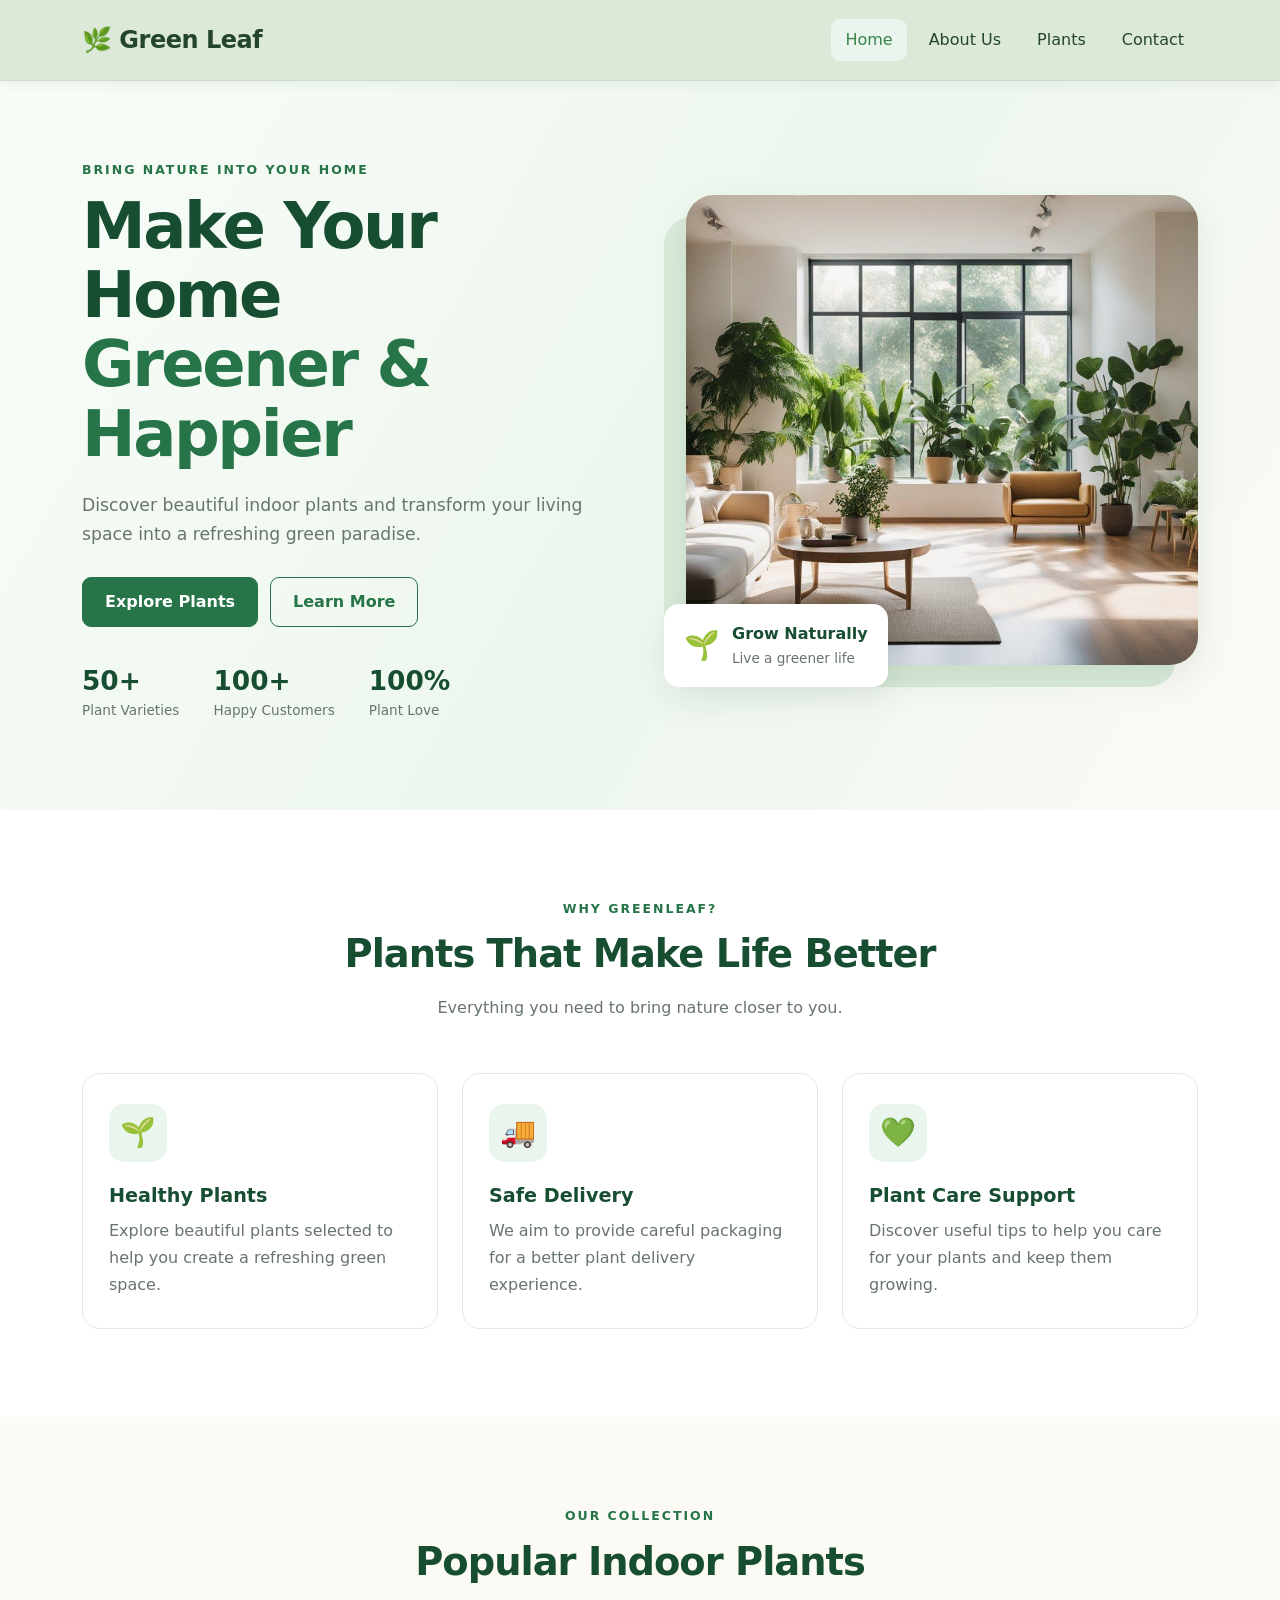
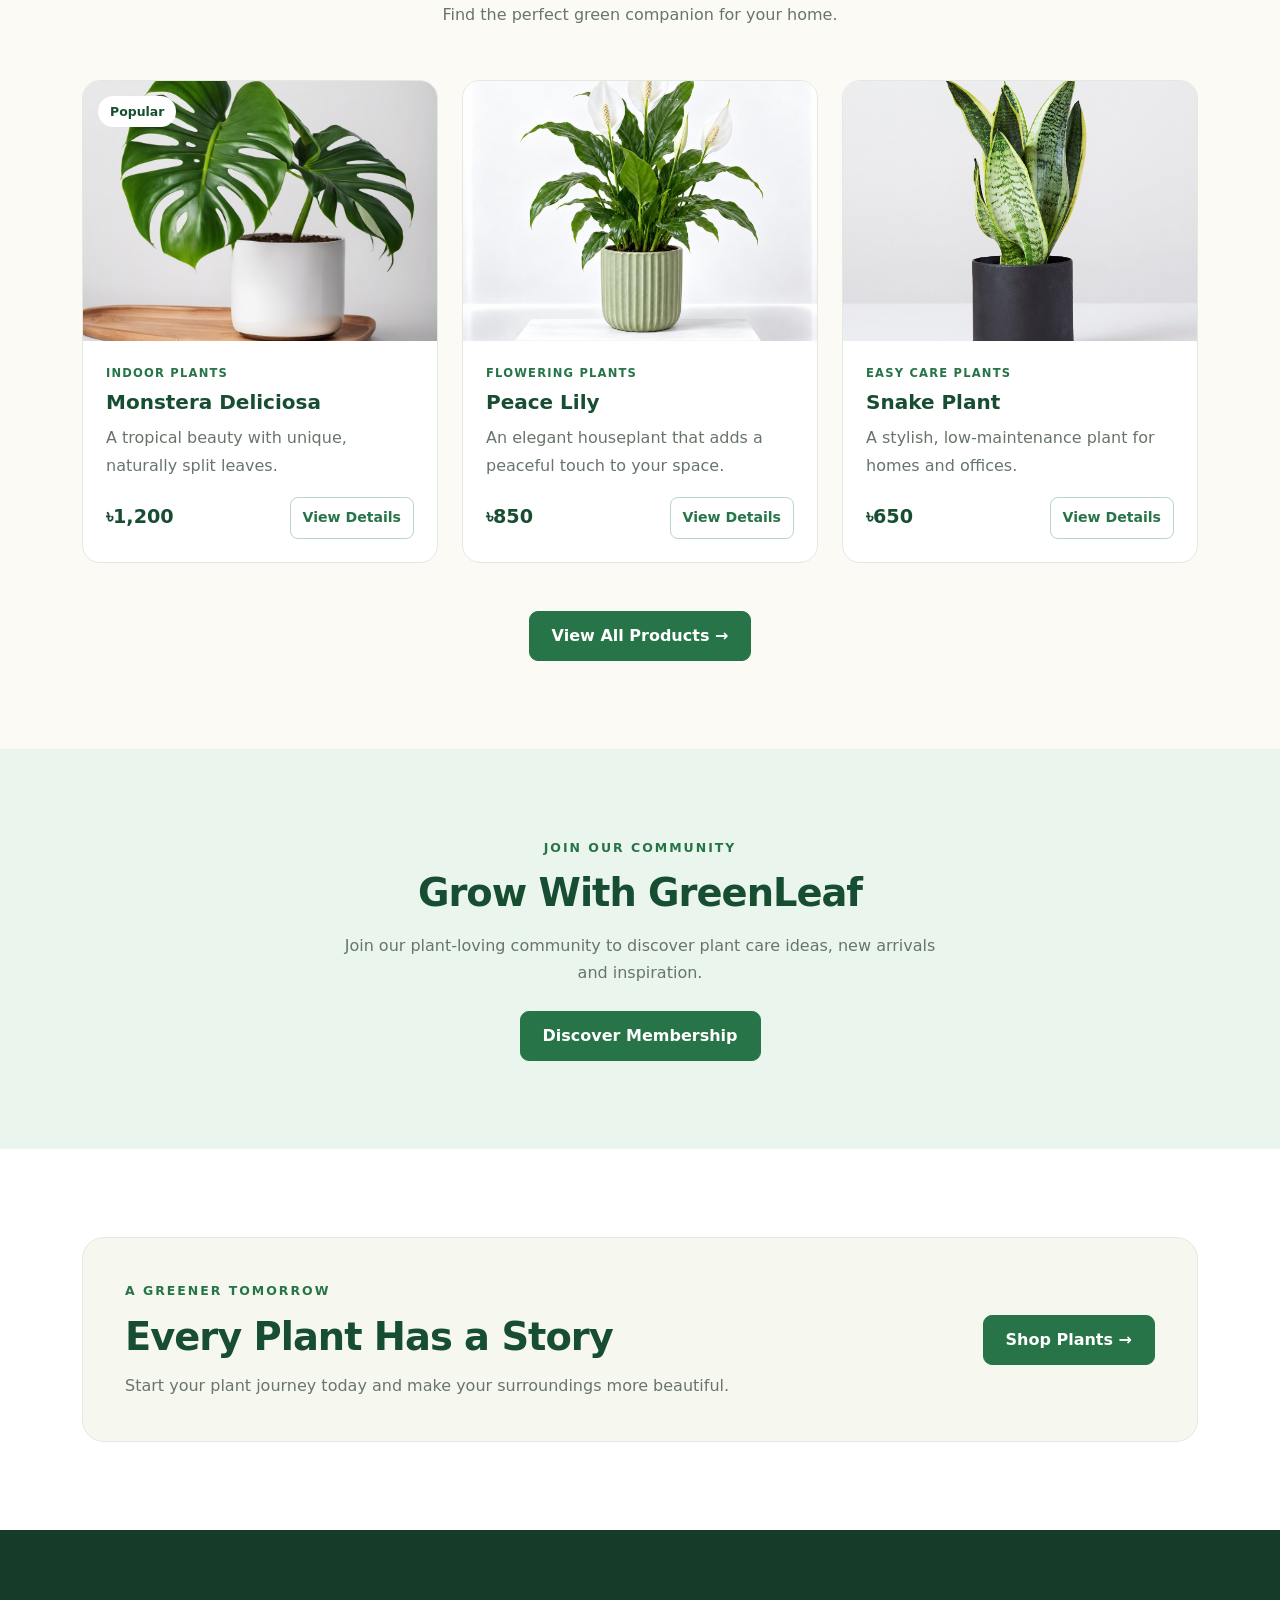
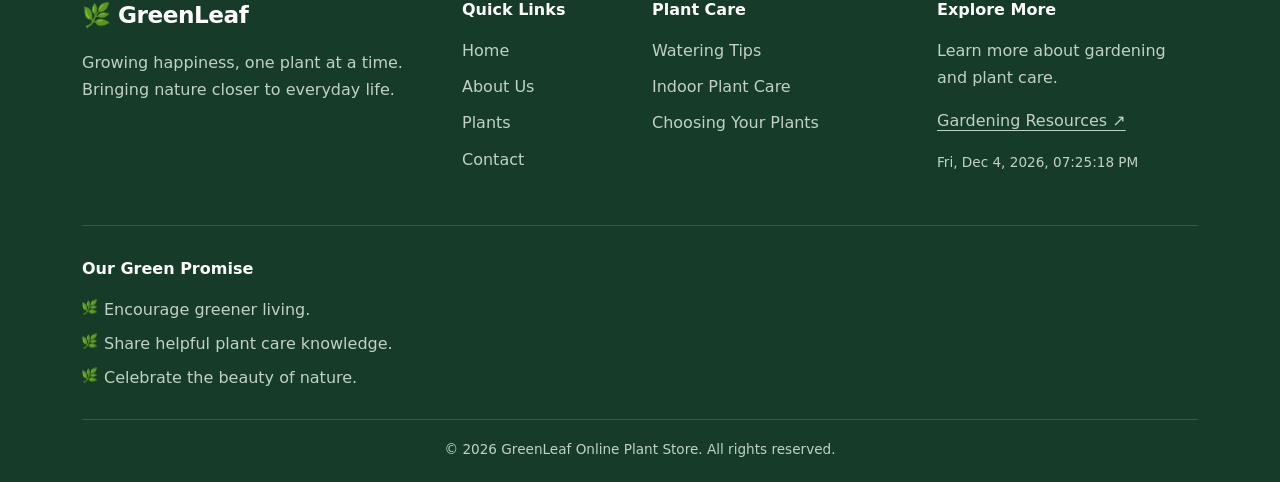
<file: index.html>
<!DOCTYPE html>
<html lang="en">

<head>
  <meta charset="UTF-8">
  <meta name="viewport" content="width=device-width, initial-scale=1.0">

  <title>GreenLeaf | Online Plant Store</title>

  <meta name="description"
    content="Discover beautiful indoor plants, explore our collection and bring nature into your home with Green Leaf.">

  <!-- Bootstrap CSS Framework -->
  <link href="https://cdn.jsdelivr.net/npm/bootstrap@5.3.3/dist/css/bootstrap.min.css" rel="stylesheet">

  <!-- Custom CSS -->
  <link rel="stylesheet" href="style.css">
</head>

<body>

  <!-- Header & Navigation -->
  <header>
    <nav class="navbar navbar-expand-lg" id="navbar">
      <div class="container">

        <a class="navbar-brand" href="index.html">
          <span class="brand-icon">🌿</span>
          Green Leaf
        </a>

        <button class="navbar-toggler" type="button" data-bs-toggle="collapse" data-bs-target="#navbarNav"
          aria-controls="navbarNav" aria-expanded="false" aria-label="Toggle navigation">
          <span class="navbar-toggler-icon"></span>
        </button>

        <div class="collapse navbar-collapse" id="navbarNav">
          <ul class="navbar-nav ms-auto">
            <li class="nav-item">
              <a class="nav-link active" href="index.html">Home</a>
            </li>
            <li class="nav-item">
              <a class="nav-link" href="about.html">About Us</a>
            </li>
            <li class="nav-item">
              <a class="nav-link" href="product.html">Plants</a>
            </li>
            <li class="nav-item">
              <a class="nav-link" href="contact.html">Contact</a>
            </li>
          </ul>
        </div>
      </div>
    </nav>
  </header>

  <!-- Main Content -->
  <main>

    <!-- Hero Section -->
    <section class="hero-section">
      <div class="container">
        <div class="row align-items-center g-5">

          <div class="col-lg-6 hero-content">

            <p class="hero-label">
              BRING NATURE INTO YOUR HOME
            </p>

            <h1>
              Make Your Home
              <span>Greener & Happier</span>
            </h1>

            <p class="hero-description">
              Discover beautiful indoor plants and transform
              your living space into a refreshing green paradise.
            </p>

            <div class="hero-buttons">
              <a href="product.html" class="btn btn-success">
                Explore Plants
              </a>

              <a href="about.html" class="btn btn-outline-success">
                Learn More
              </a>
            </div>

            <div class="hero-statistics">
              <div>
                <h3>50+</h3>
                <p>Plant Varieties</p>
              </div>

              <div>
                <h3>100+</h3>
                <p>Happy Customers</p>
              </div>

              <div>
                <h3>100%</h3>
                <p>Plant Love</p>
              </div>
            </div>

          </div>

          <div class="col-lg-6">
            <div class="hero-image-wrapper">
              <img src="images/hero_plants.jpg" alt="Beautiful indoor plants in a bright home" class="hero-image">

              <div class="hero-image-badge">
                <span>🌱</span>
                <div>
                  <strong>Grow Naturally</strong>
                  <p>Live a greener life</p>
                </div>
              </div>
            </div>
          </div>

        </div>
      </div>
    </section>


    <!-- WHY CHOOSE GREENLEAF -->
    <section class="benefits-section section-padding">
      <div class="container">

        <div class="section-heading text-center">

          <p class="section-label">WHY GREENLEAF?</p>

          <h2>Plants That Make Life Better</h2>

          <p>
            Everything you need to bring nature closer to you.
          </p>

        </div>

        <div class="row g-4 mt-3">

          <div class="col-md-4">
            <article class="benefit-card">

              <div class="benefit-icon">🌱</div>

              <h3>Healthy Plants</h3>

              <p>
                Explore beautiful plants selected to help
                you create a refreshing green space.
              </p>

            </article>
          </div>

          <div class="col-md-4">
            <article class="benefit-card">

              <div class="benefit-icon">🚚</div>

              <h3>Safe Delivery</h3>

              <p>
                We aim to provide careful packaging
                for a better plant delivery experience.
              </p>

            </article>
          </div>

          <div class="col-md-4">
            <article class="benefit-card">

              <div class="benefit-icon">💚</div>

              <h3>Plant Care Support</h3>

              <p>
                Discover useful tips to help you care
                for your plants and keep them growing.
              </p>

            </article>
          </div>

        </div>
      </div>
    </section>

    <!-- FEATURED PRODUCTS -->
    <section class="products-section section-padding">
      <div class="container">

        <div class="section-heading text-center">

          <p class="section-label">OUR COLLECTION</p>

          <h2>Popular Indoor Plants</h2>

          <p>
            Find the perfect green companion for your home.
          </p>

        </div>

        <div class="row g-4 mt-3">

          <!-- PRODUCT 1: MONSTERA -->
          <div class="col-md-6 col-lg-4">
            <article class="product-card">

              <div class="product-image-wrapper">

                <img src="images/monstera.jpg" alt="Monstera Deliciosa tropical houseplant" class="product-image">

                <span class="product-tag">Popular</span>

              </div>

              <div class="product-info">

                <p class="product-category">
                  Indoor Plants
                </p>

                <h3>Monstera Deliciosa</h3>

                <p>
                  A tropical beauty with unique,
                  naturally split leaves.
                </p>

                <div class="product-bottom">

                  <span class="product-price">৳1,200</span>

                  <a href="product.html" class="product-button">
                    View Details
                  </a>

                </div>
              </div>
            </article>
          </div>

          <!-- PRODUCT 2: PEACE LILY -->
          <div class="col-md-6 col-lg-4">
            <article class="product-card">

              <div class="product-image-wrapper">

                <img src="images/peace_lily.jpg" alt="Peace Lily plant with green leaves" class="product-image">

              </div>

              <div class="product-info">

                <p class="product-category">
                  Flowering Plants
                </p>

                <h3>Peace Lily</h3>

                <p>
                  An elegant houseplant that adds
                  a peaceful touch to your space.
                </p>

                <div class="product-bottom">

                  <span class="product-price">৳850</span>

                  <a href="product.html" class="product-button">
                    View Details
                  </a>

                </div>
              </div>
            </article>
          </div>


          <!-- PRODUCT 3: SNAKE PLANT -->
          <div class="col-md-6 col-lg-4">
            <article class="product-card">

              <div class="product-image-wrapper">

                <img src="images/snake_plant.jpg" alt="Snake Plant in a decorative pot" class="product-image">

              </div>

              <div class="product-info">

                <p class="product-category">
                  Easy Care Plants
                </p>

                <h3>Snake Plant</h3>

                <p>
                  A stylish, low-maintenance plant
                  for homes and offices.
                </p>

                <div class="product-bottom">

                  <span class="product-price">৳650</span>

                  <a href="product.html" class="product-button">
                    View Details
                  </a>

                </div>
              </div>
            </article>
          </div>

        </div>

        <div class="text-center mt-5">
          <a href="product.html" class="btn btn-success">
            View All Products →
          </a>
        </div>

      </div>
    </section>

    <!-- MEMBERSHIP SECTION -->
    <section class="membership-section section-padding">
      <div class="container text-center">

        <p class="section-label">JOIN OUR COMMUNITY</p>

        <h2>Grow With GreenLeaf</h2>

        <p class="membership-description">
          Join our plant-loving community to discover
          plant care ideas, new arrivals and inspiration.
        </p>

        <button type="button" class="btn btn-success" id="membershipButton" aria-expanded="false"
          aria-controls="membershipDetails">

          Discover Membership

        </button>

        <div class="membership-details mt-4" id="membershipDetails" hidden>

          <h3>Welcome, Plant Lover! 🌿</h3>

          <p>
            Explore plant care guides, learn about indoor
            gardening and discover our plant collection.
          </p>

          <a href="contact.html" class="btn btn-outline-success">
            Contact Our Team
          </a>

        </div>

      </div>
    </section>

    <!-- CALL TO ACTION -->
    <section class="care-section section-padding">
      <div class="container">

        <div class="care-content">

          <div>
            <p class="section-label">
              A GREENER TOMORROW
            </p>

            <h2>Every Plant Has a Story</h2>

            <p>
              Start your plant journey today and make
              your surroundings more beautiful.
            </p>
          </div>

          <a href="product.html" class="btn btn-success">
            Shop Plants →
          </a>

        </div>
      </div>
    </section>

  </main>


  <!-- ======= FOOTER ======= -->

  <footer class="site-footer">
    <div class="container">

      <div class="row g-4">

        <!-- BRAND -->
        <div class="col-md-6 col-lg-4">

          <a href="index.html" class="footer-brand">
            🌿 GreenLeaf
          </a>

          <p>
            Growing happiness, one plant at a time.
            Bringing nature closer to everyday life.
          </p>

        </div>


        <!-- QUICK LINKS -->
        <div class="col-md-6 col-lg-2">

          <h3>Quick Links</h3>

          <ul class="footer-links">
            <li><a href="index.html">Home</a></li>
            <li><a href="about.html">About Us</a></li>
            <li><a href="product.html">Plants</a></li>
            <li><a href="contact.html">Contact</a></li>
          </ul>

        </div>


        <!-- PLANT CARE -->
        <div class="col-md-6 col-lg-3">

          <h3>Plant Care</h3>

          <ul class="footer-links">
            <li>Watering Tips</li>
            <li>Indoor Plant Care</li>
            <li>Choosing Your Plants</li>
          </ul>

        </div>


        <!-- EXTERNAL LINK AND DATE -->
        <div class="col-md-6 col-lg-3">

          <h3>Explore More</h3>

          <p>
            Learn more about gardening and plant care.
          </p>

          <a href="https://www.rhs.org.uk/" target="_blank" rel="noopener noreferrer" class="external-link">

            Gardening Resources ↗

          </a>

          <p id="currentDateTime" class="mt-3">
            Loading date and time...
          </p>

        </div>

      </div>


      <!-- CUSTOM UNORDERED LIST -->
      <div class="footer-extra">
        <h3>Our Green Promise</h3>

        <ul class="green-promise-list">
          <li>Encourage greener living.</li>
          <li>Share helpful plant care knowledge.</li>
          <li>Celebrate the beauty of nature.</li>
        </ul>
      </div>


      <!-- COPYRIGHT -->
      <div class="footer-bottom">

        <p>
          &copy; <span id="currentYear">2026</span>
          GreenLeaf Online Plant Store.
          All rights reserved.
        </p>

      </div>

    </div>
  </footer>


  <!-- BOOTSTRAP JAVASCRIPT -->
  <script src="https://cdn.jsdelivr.net/npm/bootstrap@5.3.3/dist/js/bootstrap.bundle.min.js">
  </script>

  <!-- CUSTOM JAVASCRIPT -->
  <script src="script.js"></script>

</body>

</html>
</file>
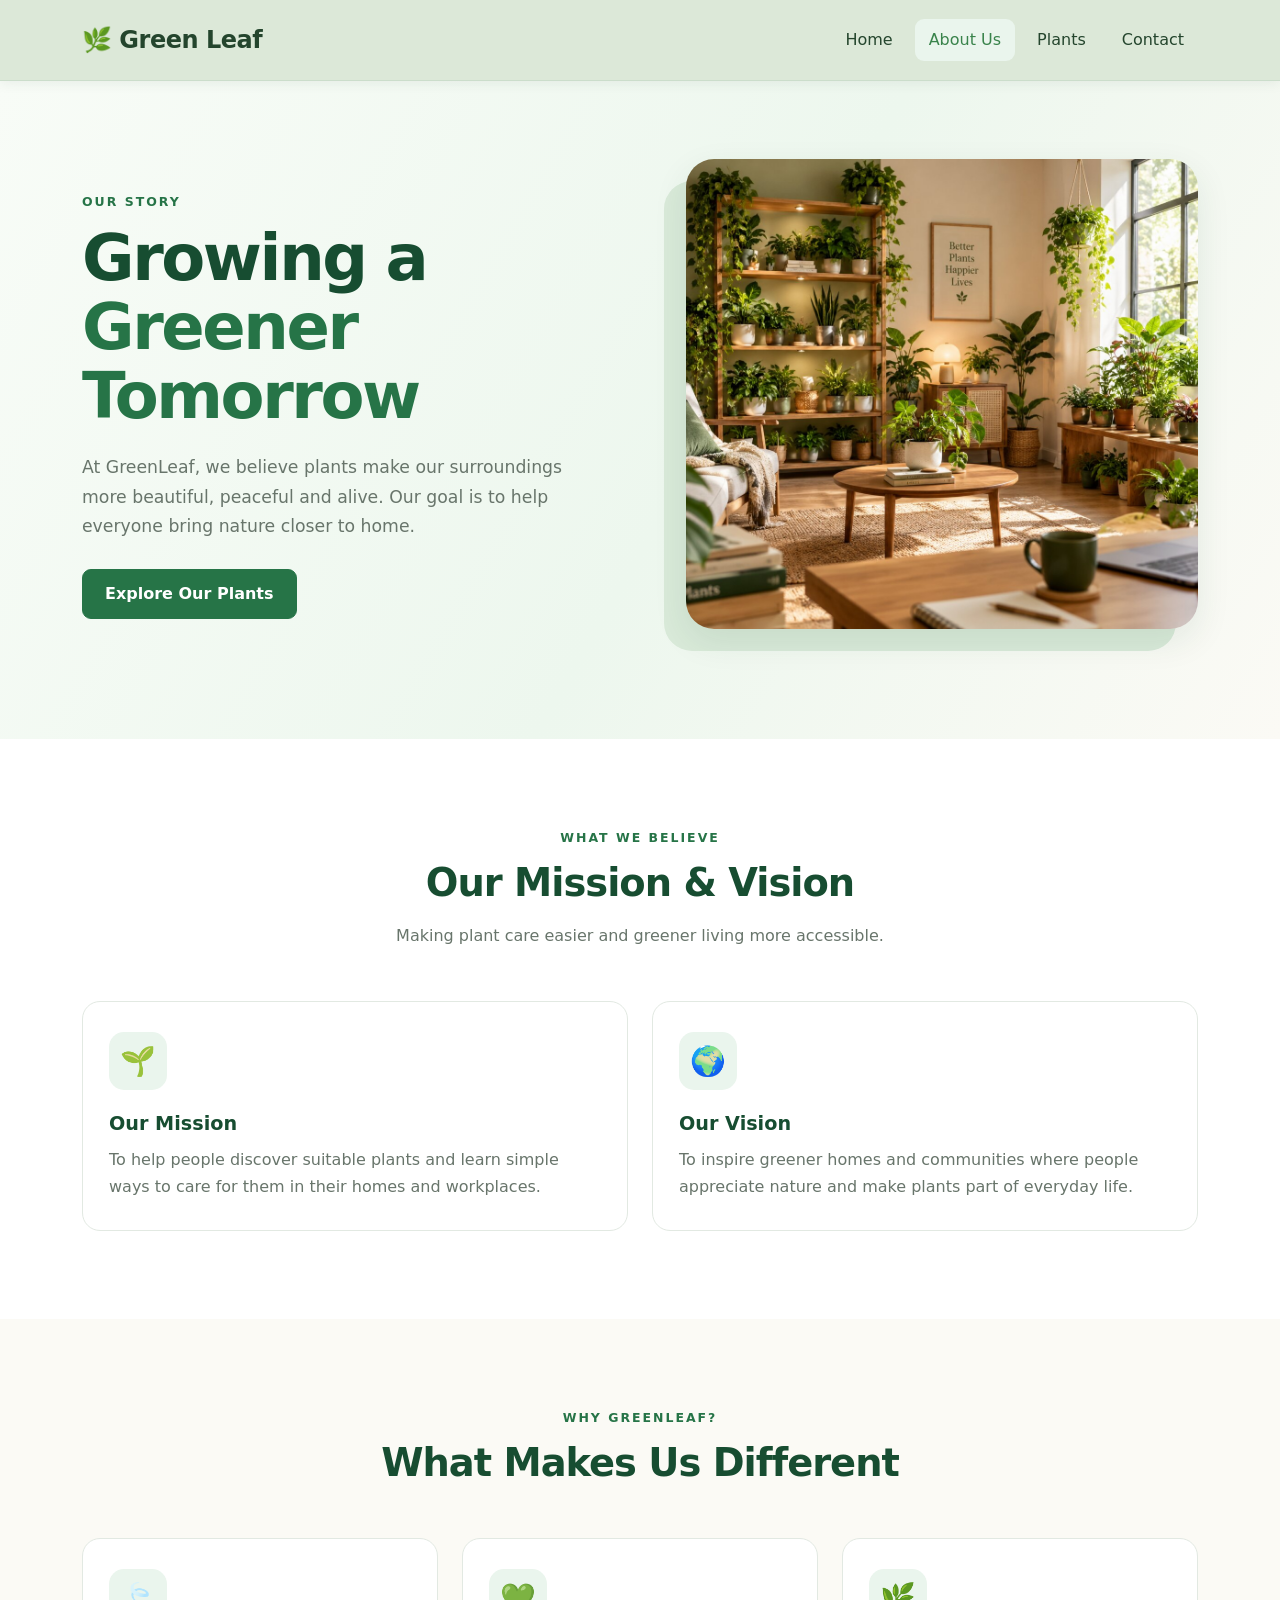
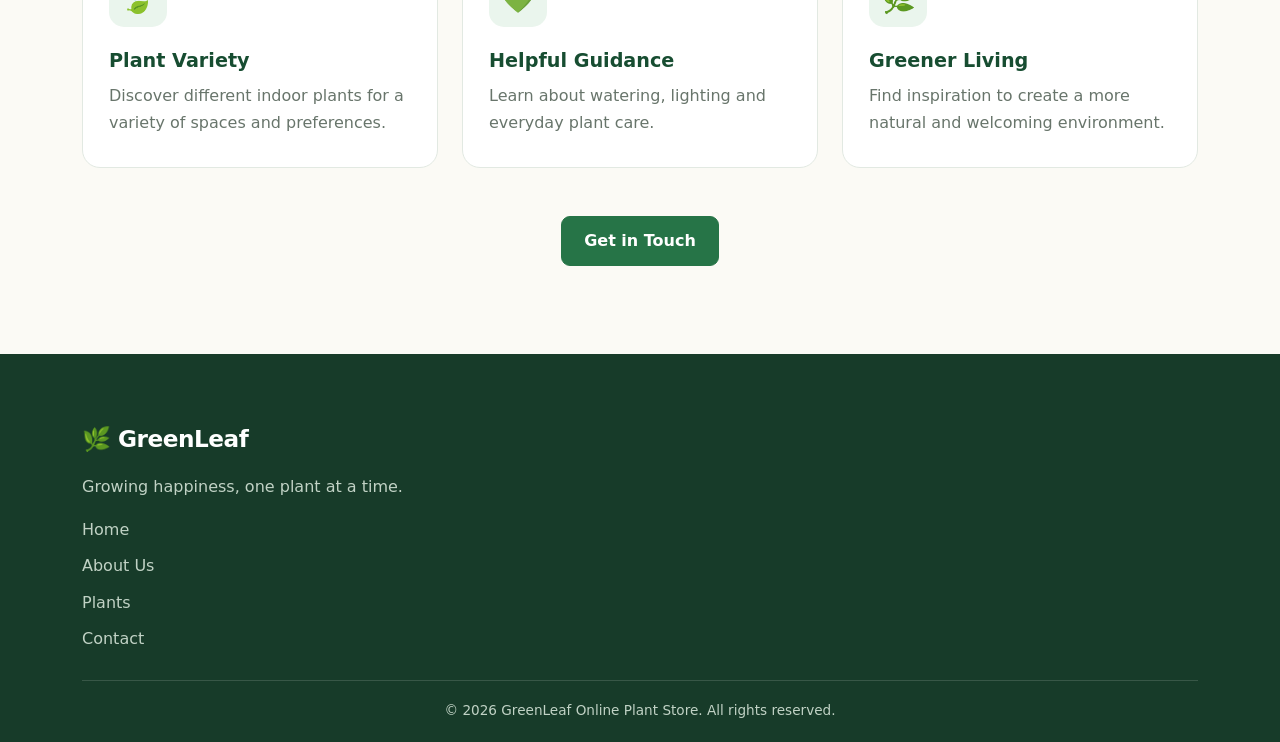
<file: about.html>
<!DOCTYPE html>
<html lang="en">

<head>
  <meta charset="UTF-8">
  <meta name="viewport" content="width=device-width, initial-scale=1.0">

  <title>About Us | GreenLeaf</title>

  <link href="https://cdn.jsdelivr.net/npm/bootstrap@5.3.3/dist/css/bootstrap.min.css" rel="stylesheet">

  <link rel="stylesheet" href="style.css">
</head>

<body>

  <!-- Navigation -->
  <header>
    <nav class="navbar navbar-expand-lg" id="navbar">
      <div class="container">

        <a class="navbar-brand" href="index.html">
          🌿 Green Leaf
        </a>

        <button class="navbar-toggler" type="button" data-bs-toggle="collapse" data-bs-target="#navbarMenu"
          aria-controls="navbarMenu" aria-expanded="false" aria-label="Toggle navigation">

          <span class="navbar-toggler-icon"></span>
        </button>

        <div class="collapse navbar-collapse" id="navbarMenu">
          <ul class="navbar-nav ms-auto">
            <li class="nav-item">
              <a class="nav-link" href="index.html">Home</a>
            </li>

            <li class="nav-item">
              <a class="nav-link active" href="about.html">About Us</a>
            </li>

            <li class="nav-item">
              <a class="nav-link" href="product.html">Plants</a>
            </li>

            <li class="nav-item">
              <a class="nav-link" href="contact.html">Contact</a>
            </li>
          </ul>
        </div>

      </div>
    </nav>
  </header>

  <main>

    <!-- About Hero -->
    <section class="hero-section">
      <div class="container">
        <div class="row align-items-center g-5">

          <div class="col-lg-6 hero-content">
            <p class="hero-label">OUR STORY</p>

            <h1>
              Growing a
              <span>Greener Tomorrow</span>
            </h1>

            <p class="hero-description">
              At GreenLeaf, we believe plants make our
              surroundings more beautiful, peaceful and alive.
              Our goal is to help everyone bring nature
              closer to home.
            </p>

            <a href="product.html" class="btn btn-success">
              Explore Our Plants
            </a>
          </div>

          <div class="col-lg-6">
            <div class="hero-image-wrapper">
              <img src="images/about_plants.jpg" alt="Green indoor plants" class="hero-image">
            </div>
          </div>

        </div>
      </div>
    </section>

    <!-- Mission and Vision -->
    <section class="benefits-section section-padding">
      <div class="container">

        <div class="section-heading text-center">
          <p class="section-label">WHAT WE BELIEVE</p>
          <h2>Our Mission & Vision</h2>
          <p>
            Making plant care easier and greener living
            more accessible.
          </p>
        </div>

        <div class="row g-4 mt-3">

          <div class="col-md-6">
            <article class="benefit-card">
              <div class="benefit-icon">🌱</div>
              <h3>Our Mission</h3>
              <p>
                To help people discover suitable plants
                and learn simple ways to care for them
                in their homes and workplaces.
              </p>
            </article>
          </div>

          <div class="col-md-6">
            <article class="benefit-card">
              <div class="benefit-icon">🌍</div>
              <h3>Our Vision</h3>
              <p>
                To inspire greener homes and communities
                where people appreciate nature and
                make plants part of everyday life.
              </p>
            </article>
          </div>

        </div>
      </div>
    </section>

    <!-- Why GreenLeaf -->
    <section class="products-section section-padding">
      <div class="container">

        <div class="section-heading text-center">
          <p class="section-label">WHY GREENLEAF?</p>
          <h2>What Makes Us Different</h2>
        </div>

        <div class="row g-4 mt-3">

          <div class="col-md-4">
            <article class="benefit-card">
              <div class="benefit-icon">🍃</div>
              <h3>Plant Variety</h3>
              <p>
                Discover different indoor plants
                for a variety of spaces and preferences.
              </p>
            </article>
          </div>

          <div class="col-md-4">
            <article class="benefit-card">
              <div class="benefit-icon">💚</div>
              <h3>Helpful Guidance</h3>
              <p>
                Learn about watering, lighting and
                everyday plant care.
              </p>
            </article>
          </div>

          <div class="col-md-4">
            <article class="benefit-card">
              <div class="benefit-icon">🌿</div>
              <h3>Greener Living</h3>
              <p>
                Find inspiration to create a more
                natural and welcoming environment.
              </p>
            </article>
          </div>

        </div>

        <div class="text-center mt-5">
          <a href="contact.html" class="btn btn-success">
            Get in Touch
          </a>
        </div>

      </div>
    </section>

  </main>

  <!-- Footer -->
  <footer class="site-footer">
    <div class="container">

      <a href="index.html" class="footer-brand">
        🌿 GreenLeaf
      </a>

      <p>
        Growing happiness, one plant at a time.
      </p>

      <ul class="footer-links">
        <li><a href="index.html">Home</a></li>
        <li><a href="about.html">About Us</a></li>
        <li><a href="product.html">Plants</a></li>
        <li><a href="contact.html">Contact</a></li>
      </ul>

      <div class="footer-bottom">
        <p>
          &copy; <span id="currentYear">2026</span>
          GreenLeaf Online Plant Store.
          All rights reserved.
        </p>
      </div>

    </div>
  </footer>

  <script src="https://cdn.jsdelivr.net/npm/bootstrap@5.3.3/dist/js/bootstrap.bundle.min.js">
  </script>

  <script src="script.js"></script>

</body>

</html>
</file>
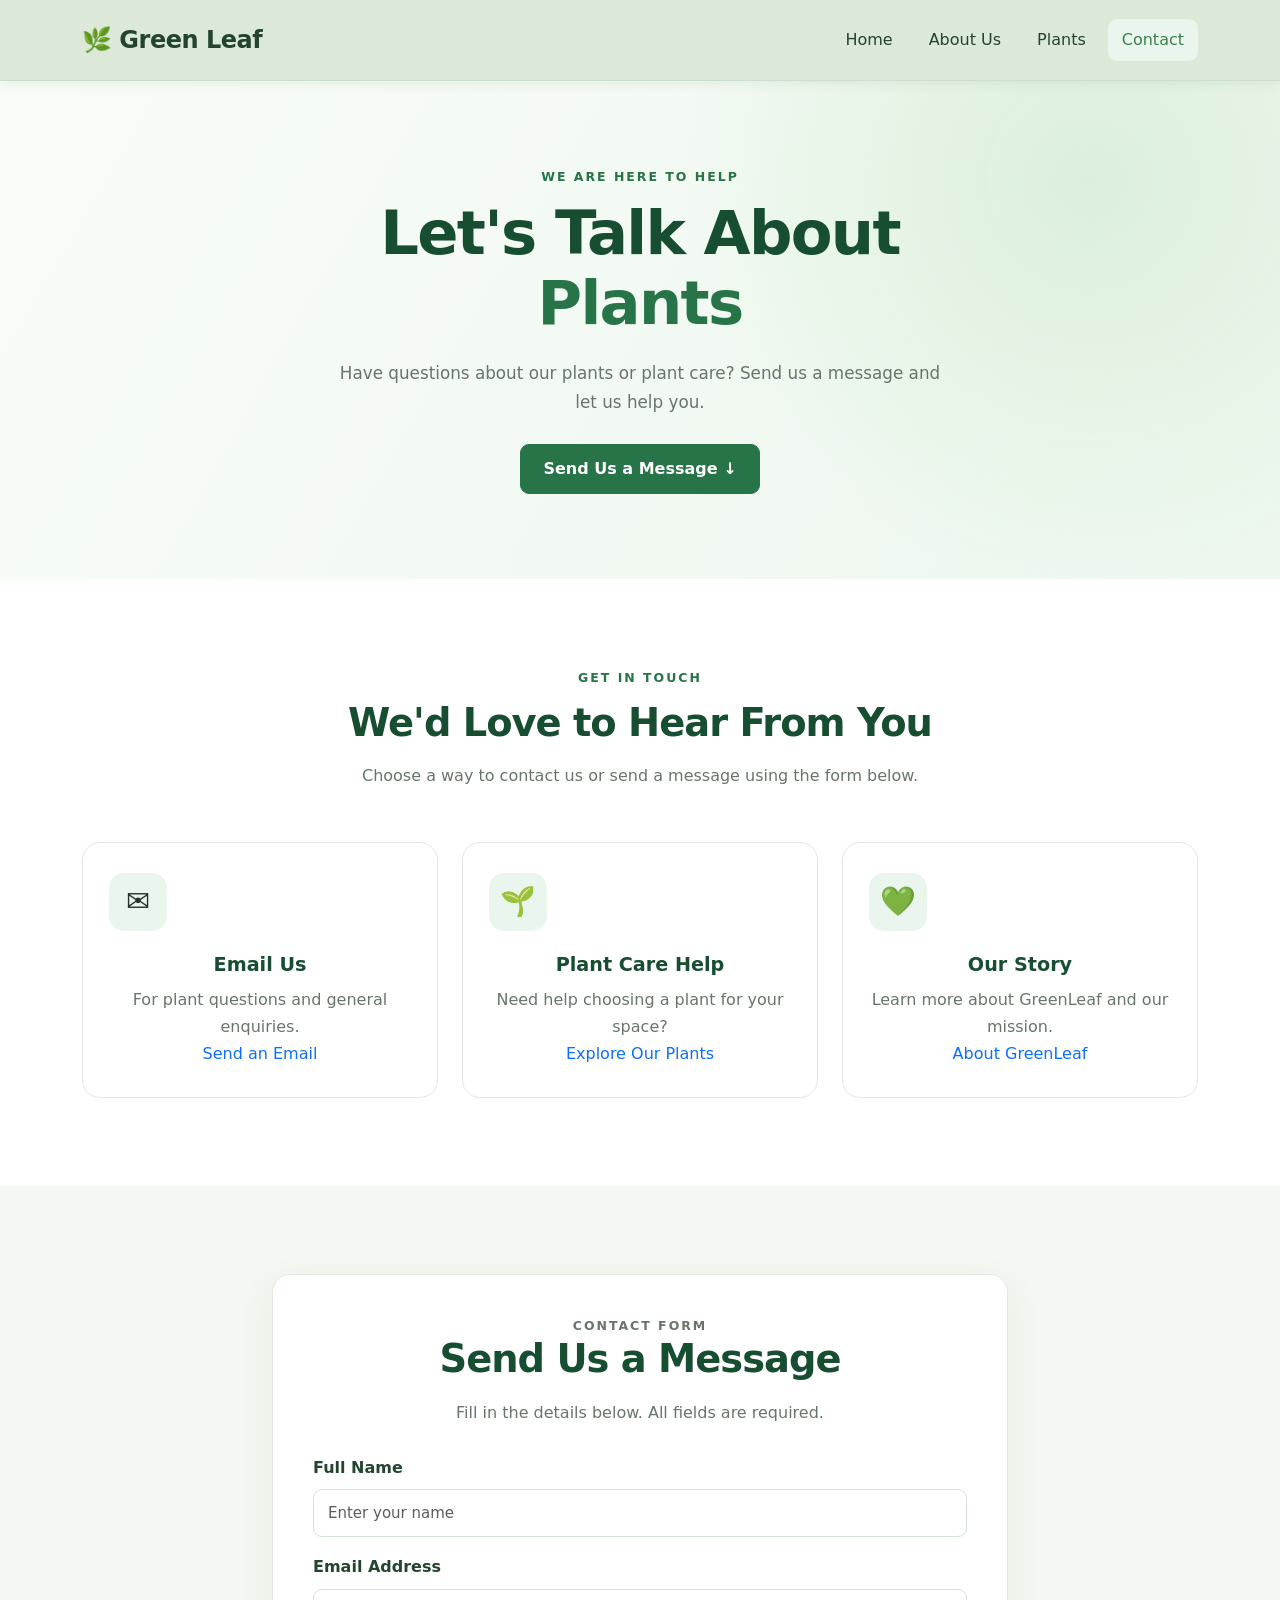
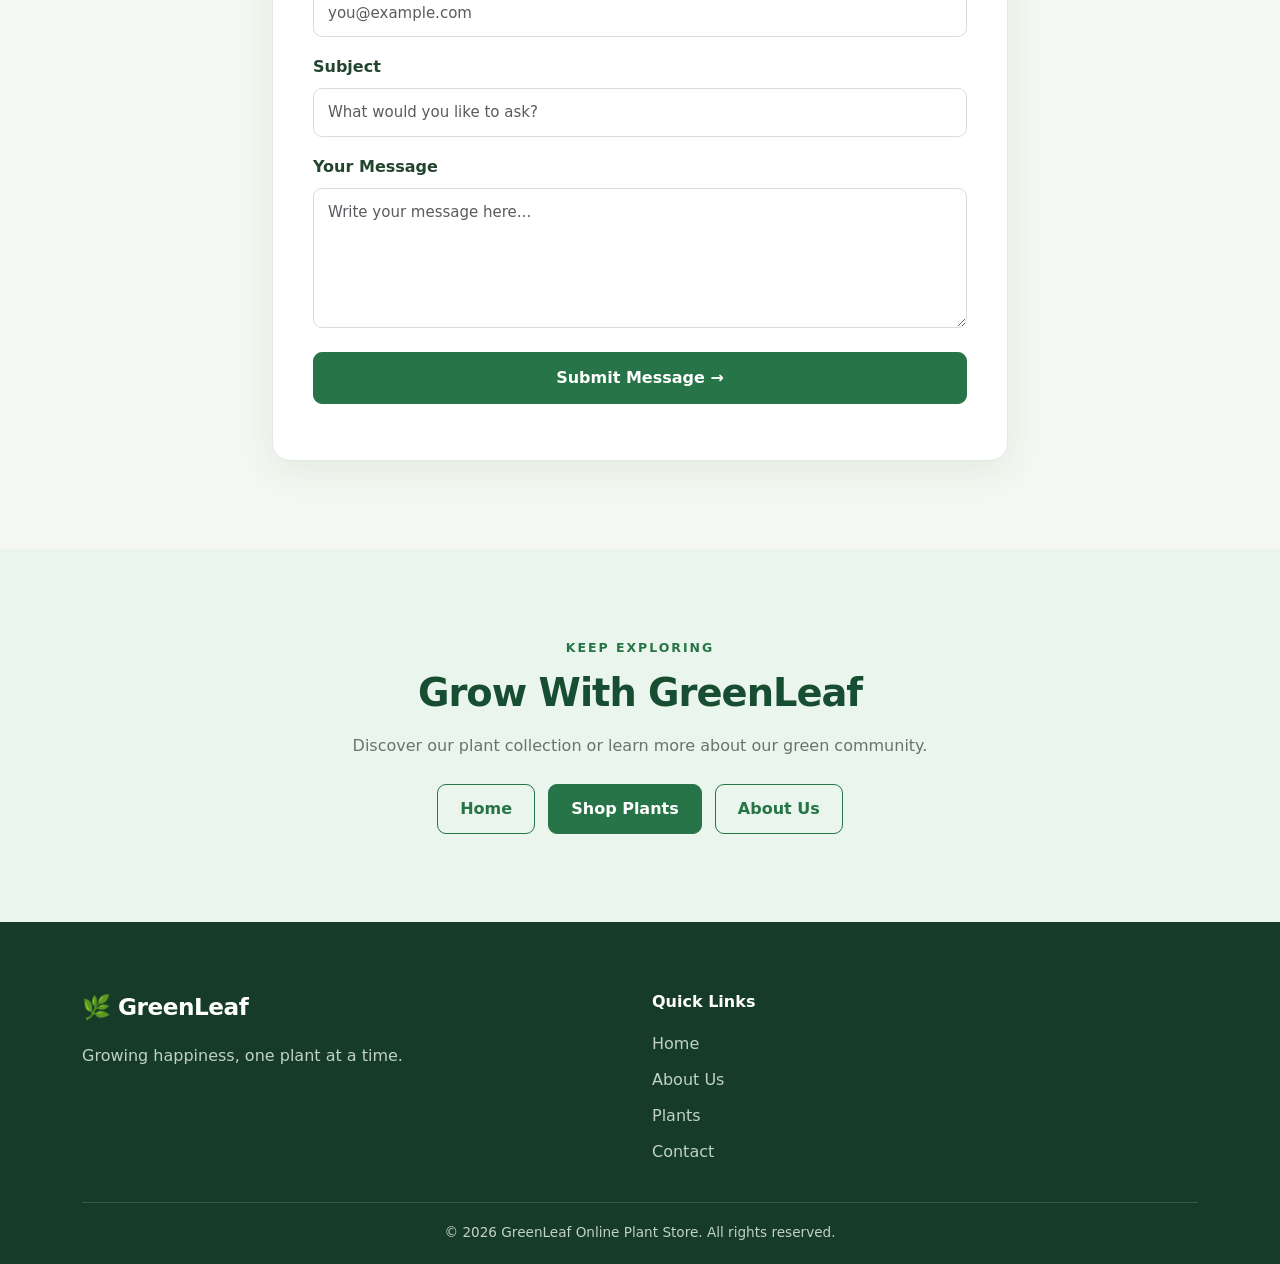
<file: contact.html>
<!DOCTYPE html>
<html lang="en">

<head>
  <meta charset="UTF-8">
  <meta name="viewport" content="width=device-width, initial-scale=1.0">
  <title>Contact Us | GreenLeaf</title>
  <meta name="description" content="Contact GreenLeaf for plant information, plant care questions and assistance.">

  <link href="https://cdn.jsdelivr.net/npm/bootstrap@5.3.3/dist/css/bootstrap.min.css" rel="stylesheet">
  <link rel="stylesheet" href="style.css">
</head>

<body>

  <!-- NAVBAR -->
  <header>
    <nav class="navbar navbar-expand-lg" id="navbar">
      <div class="container">
        <a class="navbar-brand" href="index.html">🌿 Green Leaf</a>

        <button class="navbar-toggler" type="button" data-bs-toggle="collapse" data-bs-target="#navbarMenu"
          aria-controls="navbarMenu" aria-expanded="false" aria-label="Toggle navigation">
          <span class="navbar-toggler-icon"></span>
        </button>

        <div class="collapse navbar-collapse" id="navbarMenu">
          <ul class="navbar-nav ms-auto">
            <li class="nav-item"><a class="nav-link" href="index.html">Home</a></li>
            <li class="nav-item"><a class="nav-link" href="about.html">About Us</a></li>
            <li class="nav-item"><a class="nav-link" href="product.html">Plants</a></li>
            <li class="nav-item"><a class="nav-link active" href="contact.html" aria-current="page">Contact</a></li>
          </ul>
        </div>
      </div>
    </nav>
  </header>

  <main>
    <!-- HERO -->
    <section class="product-hero">
      <div class="container">
        <div class="product-hero-content">
          <p class="section-label">WE ARE HERE TO HELP</p>
          <h1>Let's Talk About <span>Plants</span></h1>
          <p>
            Have questions about our plants or plant care?
            Send us a message and let us help you.
          </p>
          <a href="#contactFormSection" class="btn btn-success">
            Send Us a Message ↓
          </a>
        </div>
      </div>
    </section>

    <!-- CONTACT INFORMATION -->
    <section class="section-padding">
      <div class="container">
        <div class="section-heading text-center">
          <p class="section-label">GET IN TOUCH</p>
          <h2>We'd Love to Hear From You</h2>
          <p>Choose a way to contact us or send a message using the form below.</p>
        </div>

        <div class="row g-4 mt-3">
          <div class="col-md-4">
            <article class="benefit-card h-100 text-center">
              <div class="benefit-icon">✉</div>
              <h3>Email Us</h3>
              <p>For plant questions and general enquiries.</p>
              <a href="sezanmahmud@gmail.com">Send an Email</a>
            </article>
          </div>

          <div class="col-md-4">
            <article class="benefit-card h-100 text-center">
              <div class="benefit-icon">🌱</div>
              <h3>Plant Care Help</h3>
              <p>Need help choosing a plant for your space?</p>
              <a href="product.html">Explore Our Plants</a>
            </article>
          </div>

          <div class="col-md-4">
            <article class="benefit-card h-100 text-center">
              <div class="benefit-icon">💚</div>
              <h3>Our Story</h3>
              <p>Learn more about GreenLeaf and our mission.</p>
              <a href="about.html">About GreenLeaf</a>
            </article>
          </div>
        </div>
      </div>
    </section>

    <!-- CONTACT FORM -->
    <section class="section-padding" id="contactFormSection">
      <div class="container">
        <div class="row justify-content-center">
          <div class="col-lg-8">
            <div class="benefit-card">
              <div class="section-heading text-center">
                <p class="section-label">CONTACT FORM</p>
                <h2>Send Us a Message</h2>
                <p>Fill in the details below. All fields are required.</p>
              </div>

              <form id="contactForm" class="mt-4">
                <div class="mb-3">
                  <label for="contactName" class="form-label">Full Name</label>
                  <input type="text" class="form-control" id="contactName" name="name" placeholder="Enter your name"
                    required>
                </div>

                <div class="mb-3">
                  <label for="contactEmail" class="form-label">Email Address</label>
                  <input type="email" class="form-control" id="contactEmail" name="email" placeholder="you@example.com"
                    required>
                </div>

                <div class="mb-3">
                  <label for="contactSubject" class="form-label">Subject</label>
                  <input type="text" class="form-control" id="contactSubject" name="subject"
                    placeholder="What would you like to ask?" required>
                </div>

                <div class="mb-4">
                  <label for="contactMessage" class="form-label">Your Message</label>
                  <textarea class="form-control" id="contactMessage" name="message" rows="5"
                    placeholder="Write your message here..." required></textarea>
                </div>

                <button type="submit" class="btn btn-success w-100">
                  Submit Message →
                </button>

                <p id="contactFormStatus" class="mt-3 text-center" role="status" aria-live="polite"></p>
              </form>
            </div>
          </div>
        </div>
      </div>
    </section>

    <!-- LINKS TO OTHER PAGES -->
    <section class="membership-section section-padding">
      <div class="container text-center">
        <p class="section-label">KEEP EXPLORING</p>
        <h2>Grow With GreenLeaf</h2>
        <p class="membership-description">
          Discover our plant collection or learn more about our green community.
        </p>
        <a href="index.html" class="btn btn-outline-success me-2">Home</a>
        <a href="product.html" class="btn btn-success me-2">Shop Plants</a>
        <a href="about.html" class="btn btn-outline-success">About Us</a>
      </div>
    </section>
  </main>

  <!-- FOOTER -->
  <footer class="site-footer">
    <div class="container">
      <div class="row g-4">
        <div class="col-md-6 col-lg-6">
          <a href="index.html" class="footer-brand">🌿 GreenLeaf</a>
          <p>Growing happiness, one plant at a time.</p>
        </div>

        <div class="col-md-6 col-lg-6">
          <h3>Quick Links</h3>
          <ul class="footer-links">
            <li><a href="index.html">Home</a></li>
            <li><a href="about.html">About Us</a></li>
            <li><a href="product.html">Plants</a></li>
            <li><a href="contact.html">Contact</a></li>
          </ul>
        </div>
      </div>

      <div class="footer-bottom">
        <p>
          &copy; <span id="currentYear">2026</span>
          GreenLeaf Online Plant Store. All rights reserved.
        </p>
      </div>
    </div>
  </footer>

  <!-- CONFIRMATION POPUP -->
  <div class="modal fade" id="contactSuccessModal" tabindex="-1" aria-labelledby="contactSuccessTitle"
    aria-hidden="true">
    <div class="modal-dialog modal-dialog-centered">
      <div class="modal-content">
        <div class="modal-header">
          <h2 class="modal-title fs-5" id="contactSuccessTitle">Message Ready! 🌿</h2>
          <button type="button" class="btn-close" data-bs-dismiss="modal" aria-label="Close"></button>
        </div>
        <div class="modal-body">
          Thank you for contacting GreenLeaf! Your form passed validation.
          This demo does not send or store your message.
        </div>
        <div class="modal-footer">
          <button type="button" class="btn btn-success" data-bs-dismiss="modal">
            Got It
          </button>
        </div>
      </div>
    </div>
  </div>

  <script src="https://cdn.jsdelivr.net/npm/bootstrap@5.3.3/dist/js/bootstrap.bundle.min.js"></script>
  <script src="script.js"></script>

  <!-- CONTACT FORM DEMO -->
  <script>
    document.addEventListener("DOMContentLoaded", function () {
      const form = document.getElementById("contactForm");
      const modalElement = document.getElementById("contactSuccessModal");

      if (form && modalElement) {
        form.addEventListener("submit", function (event) {
          event.preventDefault();

          if (!form.checkValidity()) {
            form.reportValidity();
            return;
          }

          const modal = bootstrap.Modal.getOrCreateInstance(modalElement);
          modal.show();
          form.reset();
        });
      }
    });
  </script>
</body>

</html>
</file>
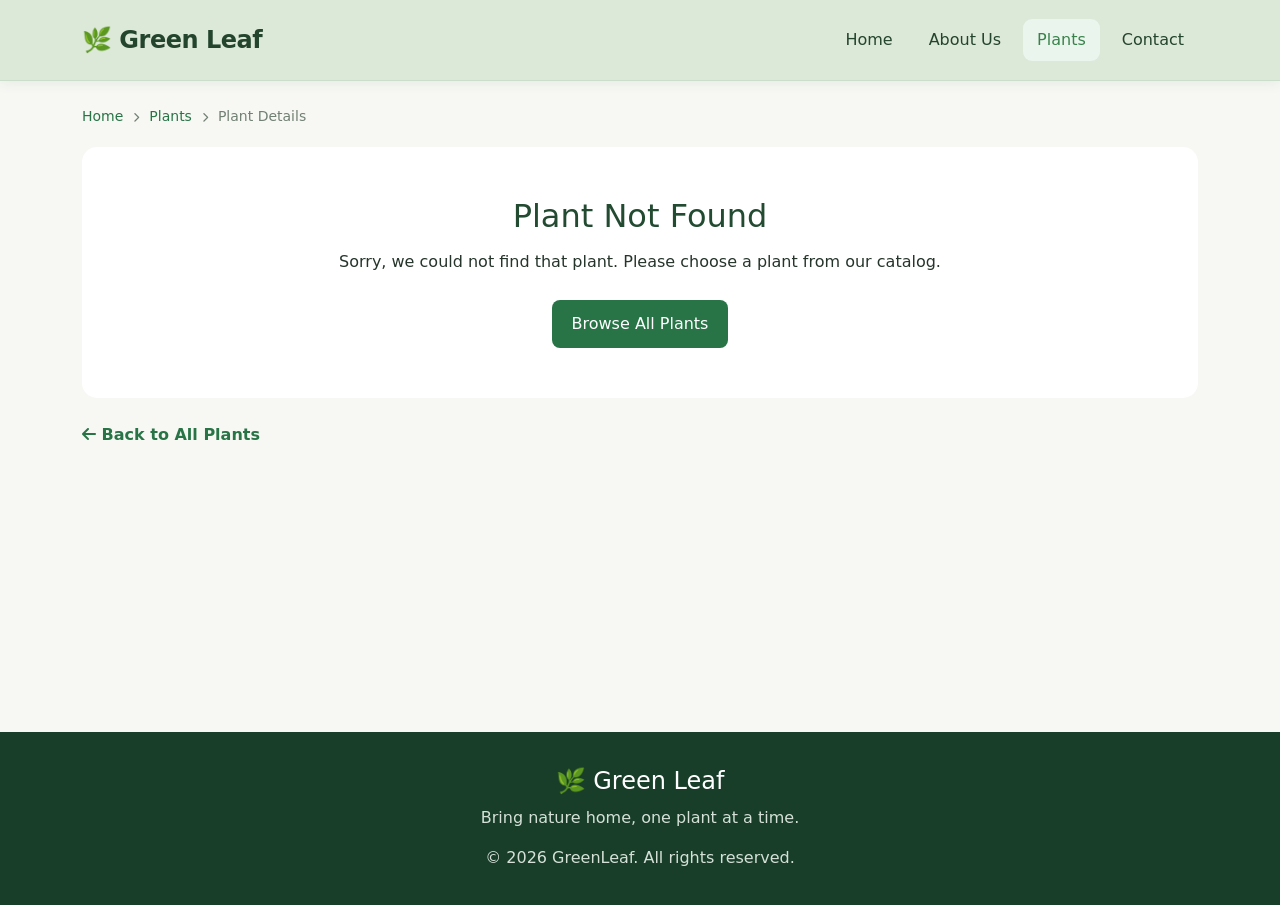
<file: product-details.html>
<!DOCTYPE html>
<html lang="en">

<head>
  <meta charset="UTF-8">
  <meta name="viewport" content="width=device-width, initial-scale=1.0">

  <title>Plant Details | GreenLeaf</title>
  <meta name="description" content="Explore plant details, prices, and plant care tips at GreenLeaf.">

  <link rel="stylesheet" href="style.css">

  <link href="https://cdn.jsdelivr.net/npm/bootstrap@5.3.3/dist/css/bootstrap.min.css" rel="stylesheet">
  <link rel="stylesheet" href="https://cdnjs.cloudflare.com/ajax/libs/font-awesome/6.5.2/css/all.min.css">
</head>

<body class="details-page">

  <!-- Navigation -->
  <nav class="navbar navbar-expand-lg" id="navbar">

    <div class="container">
      <a class="navbar-brand fw-bold" href="index.html">
        <span class="brand-icon">🌿</span>
        Green Leaf
      </a>

      <button class="navbar-toggler" type="button" data-bs-toggle="collapse" data-bs-target="#mainNavbar"
        aria-controls="mainNavbar" aria-expanded="false" aria-label="Toggle navigation">
        <span class="navbar-toggler-icon"></span>
      </button>

      <div class="collapse navbar-collapse" id="mainNavbar">
        <ul class="navbar-nav ms-auto">
          <li class="nav-item">
            <a class="nav-link" href="index.html">Home</a>
          </li>
          <li class="nav-item">
            <a class="nav-link" href="about.html">About Us</a>
          </li>
          <li class="nav-item">
            <a class="nav-link active" href="product.html">Plants</a>
          </li>
          <li class="nav-item">
            <a class="nav-link" href="contact.html">Contact</a>
          </li>
        </ul>
      </div>
    </div>
  </nav>

  <!-- Breadcrumb -->
  <div class="container details-breadcrumb">
    <a href="index.html">Home</a>
    <i class="fa-solid fa-chevron-right"></i>
    <a href="product.html">Plants</a>
    <i class="fa-solid fa-chevron-right"></i>
    <span id="breadcrumbPlant">Plant Details</span>
  </div>

  <!-- Product Details -->
  <main class="container plant-details-container">
    <div id="plantDetails">
      <p class="text-center py-5">Loading plant details...</p>
    </div>

    <div class="details-back-link">
      <a href="product.html">
        <i class="fa-solid fa-arrow-left"></i>
        Back to All Plants
      </a>
    </div>
  </main>

  <!-- Footer -->
  <footer class="details-footer">
    <div class="container text-center">
      <h4><span class="brand-icon">🌿</span> Green Leaf</h4>
      <p>Bring nature home, one plant at a time.</p>
      <p class="mb-0">
        &copy; <span id="detailsYear"></span> GreenLeaf. All rights reserved.
      </p>
    </div>
  </footer>

  <script src="https://cdn.jsdelivr.net/npm/bootstrap@5.3.3/dist/js/bootstrap.bundle.min.js"></script>
  <script src="script.js"></script>
</body>

</html>
</file>
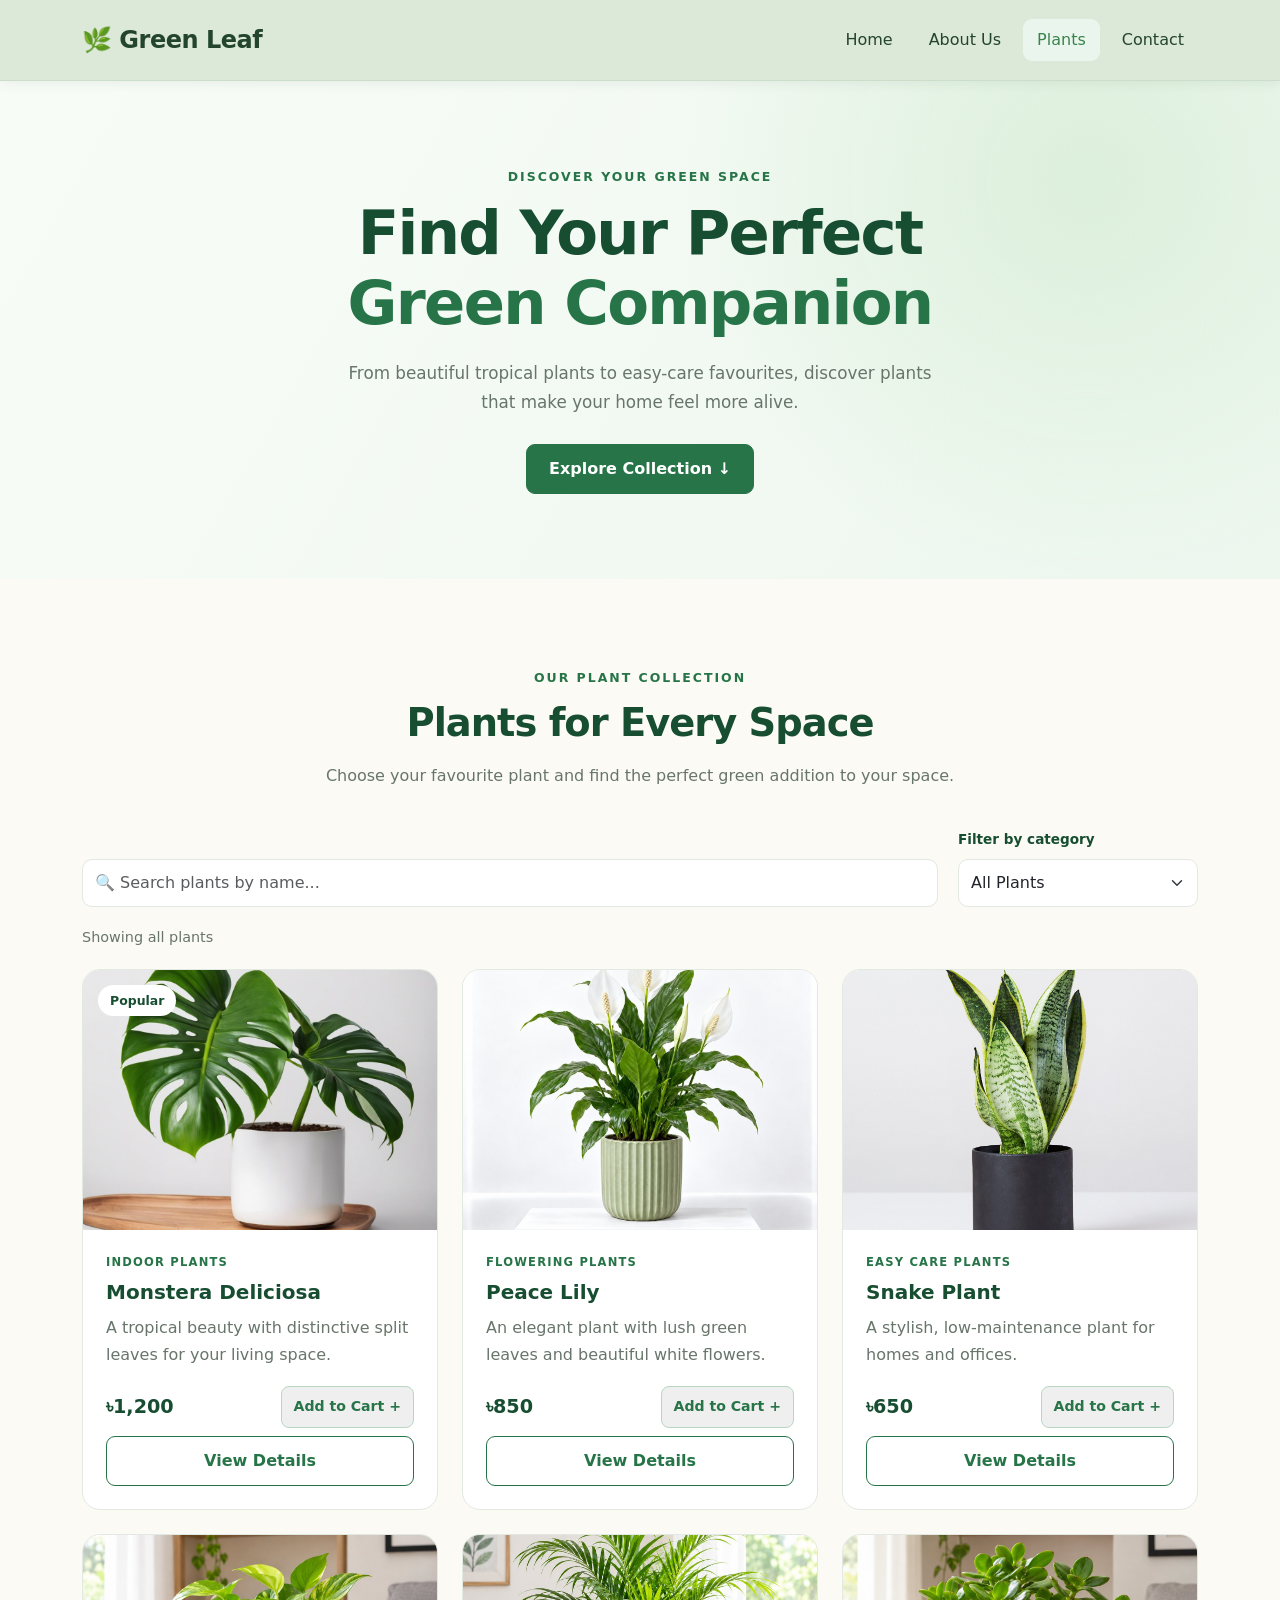
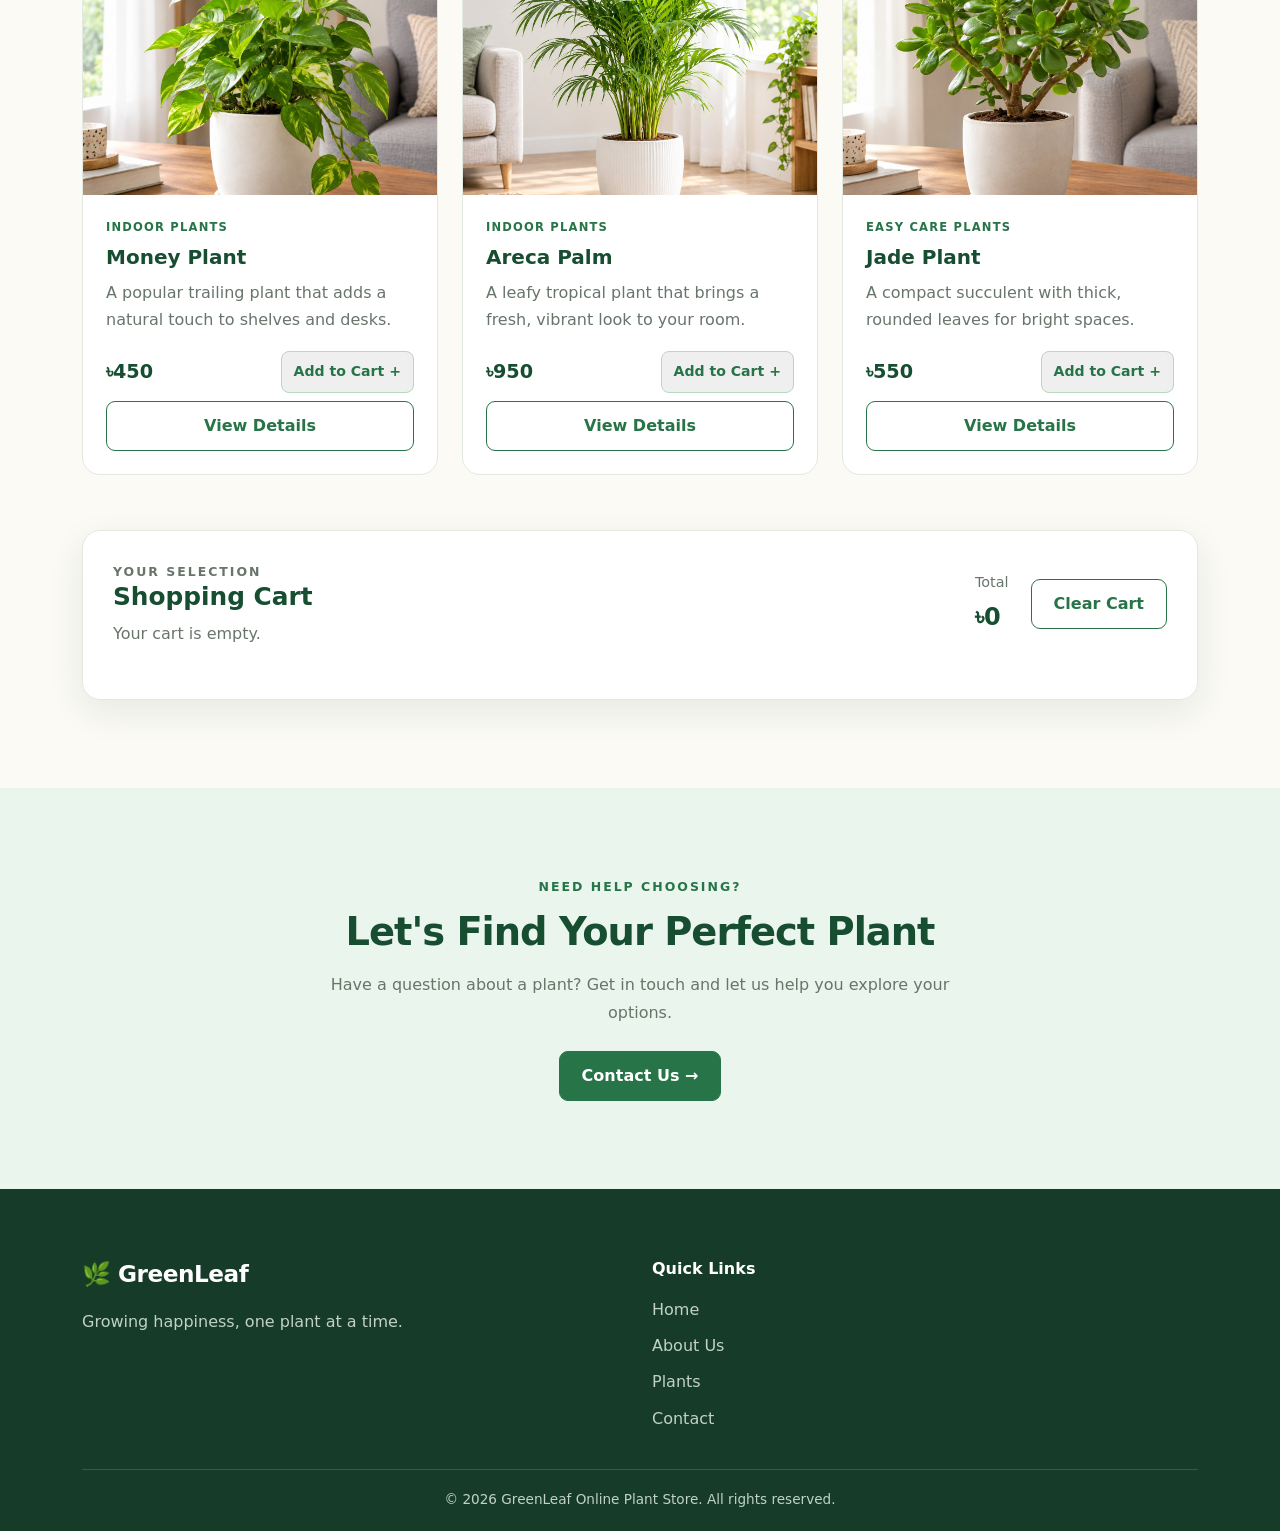
<file: product.html>
<!DOCTYPE html>
<html lang="en">

<head>
  <meta charset="UTF-8">
  <meta name="viewport" content="width=device-width, initial-scale=1.0">

  <title>Our Plants | GreenLeaf</title>

  <meta name="description" content="Explore indoor plants, flowering plants and easy-care plants at GreenLeaf.">

  <!-- Bootstrap CSS -->
  <link href="https://cdn.jsdelivr.net/npm/bootstrap@5.3.3/dist/css/bootstrap.min.css" rel="stylesheet">

  <!-- Custom CSS -->
  <link rel="stylesheet" href="style.css">
</head>

<body>

  <!-- NAVIGATION -->
  <header>
    <nav class="navbar navbar-expand-lg" id="navbar">
      <div class="container">

        <a class="navbar-brand" href="index.html">
          🌿 Green Leaf
        </a>

        <button class="navbar-toggler" type="button" data-bs-toggle="collapse" data-bs-target="#navbarMenu"
          aria-controls="navbarMenu" aria-expanded="false" aria-label="Toggle navigation">

          <span class="navbar-toggler-icon"></span>
        </button>

        <div class="collapse navbar-collapse" id="navbarMenu">
          <ul class="navbar-nav ms-auto">

            <li class="nav-item">
              <a class="nav-link" href="index.html">Home</a>
            </li>

            <li class="nav-item">
              <a class="nav-link" href="about.html">About Us</a>
            </li>

            <li class="nav-item">
              <a class="nav-link active" href="product.html">Plants</a>
            </li>

            <li class="nav-item">
              <a class="nav-link" href="contact.html">Contact</a>
            </li>

          </ul>
        </div>
      </div>
    </nav>
  </header>

  <main>

    <!-- PRODUCT HERO -->
    <section class="product-hero">
      <div class="container">
        <div class="product-hero-content">

          <p class="section-label">DISCOVER YOUR GREEN SPACE</p>

          <h1>
            Find Your Perfect
            <span>Green Companion</span>
          </h1>

          <p>
            From beautiful tropical plants to easy-care
            favourites, discover plants that make your
            home feel more alive.
          </p>

          <a href="#plantCollection" class="btn btn-success">
            Explore Collection ↓
          </a>

        </div>
      </div>
    </section>

    <!-- COLLECTION -->
    <section class="product-catalog section-padding" id="plantCollection">

      <div class="container">

        <div class="section-heading text-center">
          <p class="section-label">OUR PLANT COLLECTION</p>
          <h2>Plants for Every Space</h2>
          <p>
            Choose your favourite plant and find the
            perfect green addition to your space.
          </p>
        </div>

        <!-- SEARCH -->
        <div class="catalog-toolbar">

          <div class="catalog-search">
            <label for="plantSearch" class="visually-hidden">
              Search plants
            </label>

            <input type="search" id="plantSearch" class="form-control" placeholder="🔍 Search plants by name...">
          </div>

          <div class="catalog-filter">
            <label for="plantCategory" class="form-label">
              Filter by category
            </label>

            <select id="plantCategory" class="form-select">
              <option value="all">All Plants</option>
              <option value="indoor">Indoor Plants</option>
              <option value="flowering">Flowering Plants</option>
              <option value="easy-care">Easy Care Plants</option>
            </select>
          </div>

        </div>

        <p class="catalog-result" id="plantResult" aria-live="polite">
          Showing all plants
        </p>

        <!-- PRODUCT GRID -->
        <div class="row g-4" id="plantGrid">

          <!-- MONSTERA -->
          <div class="col-sm-6 col-lg-4 plant-item" data-name="monstera deliciosa monstera" data-category="indoor">

            <article class="product-card catalog-card">

              <div class="product-image-wrapper">
                <img src="images/monstera.jpg" alt="Monstera Deliciosa indoor plant" class="product-image">

                <span class="product-tag">Popular</span>
              </div>

              <div class="product-info">
                <p class="product-category">Indoor Plants</p>

                <h3>Monstera Deliciosa</h3>

                <p>
                  A tropical beauty with distinctive
                  split leaves for your living space.
                </p>

                <div class="product-bottom">
                  <span class="product-price">৳1,200</span>

                  <button type="button" class="product-button add-cart" data-product="Monstera Deliciosa"
                    data-price="1200">
                    Add to Cart +
                  </button>
                </div>
                <a href="product-details.html?plant=monstera" class="btn btn-outline-success w-100 mt-2">
                  <i class="fa-solid fa-eye"></i> View Details
                </a>
              </div>
            </article>
          </div>

          <!-- PEACE LILY -->
          <div class="col-sm-6 col-lg-4 plant-item" data-name="peace lily" data-category="flowering">

            <article class="product-card catalog-card">

              <div class="product-image-wrapper">
                <img src="images/peace_lily.jpg" alt="Peace Lily flowering houseplant" class="product-image">
              </div>

              <div class="product-info">
                <p class="product-category">Flowering Plants</p>

                <h3>Peace Lily</h3>

                <p>
                  An elegant plant with lush green
                  leaves and beautiful white flowers.
                </p>

                <div class="product-bottom">
                  <span class="product-price">৳850</span>

                  <button type="button" class="product-button add-cart" data-product="Peace Lily" data-price="850">
                    Add to Cart +
                  </button>
                </div>
                <a href="product-details.html?plant=peace-lily" class="btn btn-outline-success w-100 mt-2">
                  <i class="fa-solid fa-eye"></i> View Details
                </a>
              </div>
            </article>
          </div>

          <!-- SNAKE PLANT -->
          <div class="col-sm-6 col-lg-4 plant-item" data-name="snake plant sansevieria" data-category="easy-care">

            <article class="product-card catalog-card">

              <div class="product-image-wrapper">
                <img src="images/snake_plant.jpg" alt="Snake Plant in a decorative pot" class="product-image">
              </div>

              <div class="product-info">
                <p class="product-category">Easy Care Plants</p>

                <h3>Snake Plant</h3>

                <p>
                  A stylish, low-maintenance plant
                  for homes and offices.
                </p>

                <div class="product-bottom">
                  <span class="product-price">৳650</span>

                  <button type="button" class="product-button add-cart" data-product="Snake Plant" data-price="650">
                    Add to Cart +
                  </button>
                </div>
                <a href="product-details.html?plant=snake-plant" class="btn btn-outline-success w-100 mt-2">
                  <i class="fa-solid fa-eye"></i> View Details
                </a>

              </div>
            </article>
          </div>

          <!-- MONEY PLANT -->
          <div class="col-sm-6 col-lg-4 plant-item" data-name="money plant pothos" data-category="indoor">

            <article class="product-card catalog-card">

              <div class="product-image-wrapper">
                <img src="images/money_plant.jpg" alt="Green Money Plant with trailing leaves" class="product-image">
              </div>

              <div class="product-info">
                <p class="product-category">Indoor Plants</p>

                <h3>Money Plant</h3>

                <p>
                  A popular trailing plant that adds
                  a natural touch to shelves and desks.
                </p>

                <div class="product-bottom">
                  <span class="product-price">৳450</span>

                  <button type="button" class="product-button add-cart" data-product="Money Plant" data-price="450">
                    Add to Cart +
                  </button>
                </div>
                <a href="product-details.html?plant=money-plant" class="btn btn-outline-success w-100 mt-2">
                  <i class="fa-solid fa-eye"></i> View Details
                </a>
              </div>
            </article>
          </div>

          <!-- ARECA PALM -->
          <div class="col-sm-6 col-lg-4 plant-item" data-name="areca palm" data-category="indoor">

            <article class="product-card catalog-card">

              <div class="product-image-wrapper">
                <img src="images/areca_palm.jpg" alt="Areca Palm tropical indoor plant" class="product-image">
              </div>

              <div class="product-info">
                <p class="product-category">Indoor Plants</p>

                <h3>Areca Palm</h3>

                <p>
                  A leafy tropical plant that brings
                  a fresh, vibrant look to your room.
                </p>

                <div class="product-bottom">
                  <span class="product-price">৳950</span>

                  <button type="button" class="product-button add-cart" data-product="Areca Palm" data-price="950">
                    Add to Cart +
                  </button>
                </div>
                <a href="product-details.html?plant=areca-palm" class="btn btn-outline-success w-100 mt-2">
                  <i class="fa-solid fa-eye"></i> View Details
                </a>
              </div>
            </article>
          </div>

          <!-- JADE PLANT -->
          <div class="col-sm-6 col-lg-4 plant-item" data-name="jade plant succulent" data-category="easy-care">

            <article class="product-card catalog-card">

              <div class="product-image-wrapper">
                <img src="images/jade_plant.jpg" alt="Jade Plant succulent in a pot" class="product-image">
              </div>

              <div class="product-info">
                <p class="product-category">Easy Care Plants</p>

                <h3>Jade Plant</h3>

                <p>
                  A compact succulent with thick,
                  rounded leaves for bright spaces.
                </p>

                <div class="product-bottom">
                  <span class="product-price">৳550</span>

                  <button type="button" class="product-button add-cart" data-product="Jade Plant" data-price="550">
                    Add to Cart +
                  </button>
                </div>
                <a href="product-details.html?plant=jade-plant" class="btn btn-outline-success w-100 mt-2">
                  <i class="fa-solid fa-eye"></i> View Details
                </a>
              </div>
            </article>
          </div>

        </div>

        <!-- NO RESULTS MESSAGE -->
        <div id="noPlantsMessage" class="no-plants-message" hidden>
          <h3>No plants found 🌱</h3>
          <p>Try another name or choose a different category.</p>
        </div>

        <!-- CART SUMMARY -->
        <section class="cart-summary" id="cartSummary" aria-labelledby="cartHeading">

          <div>
            <p class="section-label">YOUR SELECTION</p>
            <h2 id="cartHeading">Shopping Cart</h2>
            <p id="cartItems">Your cart is empty.</p>
          </div>

          <div class="cart-total">
            <span>Total</span>
            <strong id="cartTotal">৳0</strong>
          </div>

          <button type="button" id="clearCartButton" class="btn btn-outline-success">
            Clear Cart
          </button>

          <p id="cartMessage" class="cart-message" aria-live="polite"></p>

        </section>

      </div>
    </section>

    <!-- CALL TO ACTION -->
    <section class="membership-section section-padding">
      <div class="container text-center">

        <p class="section-label">NEED HELP CHOOSING?</p>

        <h2>Let's Find Your Perfect Plant</h2>

        <p class="membership-description">
          Have a question about a plant? Get in touch
          and let us help you explore your options.
        </p>

        <a href="contact.html" class="btn btn-success">
          Contact Us →
        </a>

      </div>
    </section>

  </main>

  <!-- FOOTER -->
  <footer class="site-footer">
    <div class="container">

      <div class="row g-4">

        <div class="col-md-6">
          <a href="index.html" class="footer-brand">
            🌿 GreenLeaf
          </a>

          <p>
            Growing happiness, one plant at a time.
          </p>
        </div>

        <div class="col-md-6">
          <h3>Quick Links</h3>

          <ul class="footer-links">
            <li><a href="index.html">Home</a></li>
            <li><a href="about.html">About Us</a></li>
            <li><a href="product.html">Plants</a></li>
            <li><a href="contact.html">Contact</a></li>
          </ul>
        </div>

      </div>

      <div class="footer-bottom">
        <p>
          &copy; <span id="currentYear">2026</span>
          GreenLeaf Online Plant Store.
          All rights reserved.
        </p>
      </div>

    </div>
  </footer>

  <!-- Bootstrap JavaScript -->
  <script src="https://cdn.jsdelivr.net/npm/bootstrap@5.3.3/dist/js/bootstrap.bundle.min.js">
  </script>

  <!-- Custom JavaScript -->
  <script src="script.js"></script>

</body>

</html>
</file>
<file: style.css>
/* ======
   GREENLEAF ONLINE PLANT STORE
   Custom Stylesheet
======= */

:root {
    --green: #267447;
    --green-dark: #174d31;
    --green-light: #eaf5ed;
    --cream: #fbfaf5;
    --text: #26352b;
    --muted: #68756b;
    --white: #ffffff;
    --border: #e2e9e2;
    --shadow: 0 12px 35px rgba(27, 71, 43, 0.09);
}

* {
    box-sizing: border-box;
}

html {
    scroll-behavior: smooth;
}

body {
    margin: 0;
    color: var(--text);
    background: var(--white);
    font-family: system-ui, -apple-system, BlinkMacSystemFont, "Segoe UI", sans-serif;
    line-height: 1.7;
}

img {
    display: block;
    max-width: 100%;
}

a {
    text-decoration: none;
}

/* Navigation */

#navbar {
    background: rgba(255, 255, 255, 0.97);
    border-bottom: 1px solid rgba(38, 116, 71, 0.09);
    padding: 15px 0;
}

.navbar-brand,
.footer-brand {
    color: var(--green-dark);
    font-size: 1.45rem;
    font-weight: 800;
    letter-spacing: -0.5px;
}

.navbar-brand:hover,
.footer-brand:hover {
    color: var(--green);
}

.navbar-nav {
    gap: 8px;
}

.nav-link {
    color: #405347;
    font-weight: 600;
    padding: 9px 14px !important;
    border-radius: 9px;
    transition: background .2s ease, color .2s ease;
}

.nav-link:hover,
.nav-link.active {
    color: var(--green-dark);
    background: var(--green-light);
}

.navbar-toggler {
    border-color: var(--border);
}

/* Shared Sections */

.section-padding {
    padding: 88px 0;
}

.section-heading {
    max-width: 700px;
    margin: 0 auto 28px;
}

.section-label,
.hero-label {
    color: var(--green);
    font-size: .78rem;
    font-weight: 800;
    letter-spacing: 2px;
    margin-bottom: 12px;
}

.section-heading h2,
.membership-section h2,
.care-content h2 {
    color: var(--green-dark);
    font-size: clamp(1.9rem, 3vw, 2.7rem);
    font-weight: 800;
    letter-spacing: -1px;
    line-height: 1.2;
    margin-bottom: 16px;
}

.section-heading > p:last-child {
    color: var(--muted);
}

.btn-success {
    --bs-btn-bg: var(--green);
    --bs-btn-border-color: var(--green);
    --bs-btn-hover-bg: var(--green-dark);
    --bs-btn-hover-border-color: var(--green-dark);
    --bs-btn-active-bg: var(--green-dark);
    --bs-btn-active-border-color: var(--green-dark);

    border-radius: 9px;
    padding: 12px 22px;
    font-weight: 700;
}

.btn-outline-success {
    --bs-btn-color: var(--green);
    --bs-btn-border-color: var(--green);
    --bs-btn-hover-bg: var(--green);
    --bs-btn-hover-border-color: var(--green);

    border-radius: 9px;
    padding: 12px 22px;
    font-weight: 700;
}

/* Hero Section */

.hero-section {
    padding: 78px 0 88px;
    overflow: hidden;
    background: linear-gradient(
        120deg,
        #f8fcf7 0%,
        #edf7ee 55%,
        #fbfaf5 100%
    );
}

.hero-content h1 {
    color: var(--green-dark);
    font-size: clamp(2.6rem, 5vw, 4.4rem);
    font-weight: 850;
    letter-spacing: -2.4px;
    line-height: 1.08;
    margin: 0 0 22px;
}

.hero-content h1 span {
    display: block;
    color: var(--green);
}

.hero-description {
    max-width: 520px;
    color: var(--muted);
    font-size: 1.08rem;
    margin-bottom: 28px;
}

.hero-buttons {
    display: flex;
    flex-wrap: wrap;
    gap: 12px;
}

.hero-statistics {
    display: flex;
    flex-wrap: wrap;
    gap: 34px;
    margin-top: 38px;
}

.hero-statistics h3 {
    color: var(--green-dark);
    font-size: 1.65rem;
    font-weight: 800;
    margin: 0;
}

.hero-statistics p {
    color: var(--muted);
    font-size: .85rem;
    margin: 2px 0 0;
}

.hero-image-wrapper {
    position: relative;
    padding: 0 0 22px 22px;
}

.hero-image-wrapper::before {
    content: "";
    position: absolute;
    inset: 22px 22px 0 0;
    border-radius: 28px;
    background: #d9ead9;
}

.hero-image {
    position: relative;
    z-index: 1;
    width: 100%;
    height: 470px;
    object-fit: cover;
    border-radius: 28px;
    box-shadow: var(--shadow);
}

.hero-image-badge {
    position: absolute;
    z-index: 2;
    left: 0;
    bottom: 0;
    display: flex;
    align-items: center;
    gap: 12px;
    padding: 16px 20px;
    background: var(--white);
    border-radius: 15px;
    box-shadow: var(--shadow);
}

.hero-image-badge > span {
    font-size: 1.8rem;
}

.hero-image-badge strong {
    color: var(--green-dark);
}

.hero-image-badge p {
    color: var(--muted);
    font-size: .85rem;
    margin: 0;
}

/* Benefits Section */

.benefits-section {
    background: var(--white);
}

.benefit-card {
    height: 100%;
    padding: 30px 26px;
    border: 1px solid var(--border);
    border-radius: 18px;
    background: var(--white);
    transition: transform .25s ease, box-shadow .25s ease;
}

.benefit-card:hover {
    transform: translateY(-5px);
    box-shadow: var(--shadow);
}

.benefit-icon {
    display: grid;
    place-items: center;
    width: 58px;
    height: 58px;
    background: var(--green-light);
    border-radius: 15px;
    font-size: 1.8rem;
    margin-bottom: 22px;
}

.benefit-card h3 {
    color: var(--green-dark);
    font-size: 1.2rem;
    font-weight: 750;
    margin-bottom: 10px;
}

.benefit-card p {
    color: var(--muted);
    margin-bottom: 0;
}

/* Product Cards */

.products-section {
    background: var(--cream);
}

.product-card {
    height: 100%;
    overflow: hidden;
    background: var(--white);
    border: 1px solid var(--border);
    border-radius: 18px;
    transition: transform .25s ease, box-shadow .25s ease;
}

.product-card:hover {
    transform: translateY(-6px);
    box-shadow: var(--shadow);
}

.product-image-wrapper {
    position: relative;
    overflow: hidden;
    background: var(--green-light);
}

.product-image {
    width: 100%;
    height: 260px;
    object-fit: cover;
    transition: transform .4s ease;
}

.product-card:hover .product-image {
    transform: scale(1.04);
}

.product-tag {
    position: absolute;
    top: 15px;
    left: 15px;
    background: var(--white);
    color: var(--green-dark);
    padding: 5px 12px;
    border-radius: 50px;
    font-size: .78rem;
    font-weight: 800;
}

.product-info {
    padding: 23px;
}

.product-category {
    color: var(--green);
    text-transform: uppercase;
    letter-spacing: 1.2px;
    font-size: .72rem;
    font-weight: 800;
    margin-bottom: 7px;
}

.product-info h3 {
    color: var(--green-dark);
    font-size: 1.25rem;
    font-weight: 800;
    margin-bottom: 10px;
}

.product-info > p:not(.product-category) {
    color: var(--muted);
    min-height: 54px;
}

.product-bottom {
    display: flex;
    align-items: center;
    justify-content: space-between;
    gap: 12px;
    margin-top: 18px;
}

.product-price {
    color: var(--green-dark);
    font-size: 1.2rem;
    font-weight: 850;
}

.product-button {
    color: var(--green);
    border: 1px solid #b8d6c0;
    border-radius: 8px;
    padding: 8px 12px;
    font-size: .88rem;
    font-weight: 750;
    white-space: nowrap;
}

.product-button:hover {
    color: var(--white);
    background: var(--green);
}

/* Membership Section */

.membership-section {
    background: var(--green-light);
}

.membership-section .container {
    max-width: 850px;
}

.membership-description {
    max-width: 620px;
    margin: 0 auto 25px;
    color: var(--muted);
}

.membership-details {
    padding: 25px;
    background: var(--white);
    border: 1px solid #d5e8d8;
    border-radius: 16px;
}

.membership-details h3 {
    color: var(--green-dark);
    font-weight: 800;
}

.membership-details p {
    color: var(--muted);
}

/* Call To Action */

.care-content {
    display: flex;
    align-items: center;
    justify-content: space-between;
    gap: 28px;
    padding: 42px;
    background: #f6f8ef;
    border: 1px solid var(--border);
    border-radius: 22px;
}

.care-content h2 {
    margin-bottom: 12px;
}

.care-content p:not(.section-label) {
    color: var(--muted);
    margin-bottom: 0;
}

/* Footer */

.site-footer {
    padding: 65px 0 20px;
    color: #dfeae1;
    background: #173b29;
}

.footer-brand {
    display: inline-block;
    color: var(--white);
    margin-bottom: 15px;
}

.footer-brand:hover {
    color: #c9e7ce;
}

.site-footer p {
    color: #c1d2c5;
}

.site-footer h3 {
    color: var(--white);
    font-size: 1rem;
    font-weight: 800;
    margin: 5px 0 18px;
}

.footer-links {
    list-style: none;
    margin: 0;
    padding: 0;
}

.footer-links li {
    margin: 0 0 9px;
    color: #c1d2c5;
}

.footer-links a,
.external-link {
    color: #c1d2c5;
    transition: color .2s ease;
}

.footer-links a:hover,
.external-link:hover {
    color: var(--white);
}

.external-link {
    display: inline-block;
    text-decoration: underline;
    text-underline-offset: 4px;
}

#currentDateTime {
    font-size: .85rem;
}

.footer-extra {
    margin-top: 35px;
    padding-top: 28px;
    border-top: 1px solid rgba(255, 255, 255, .14);
}

.green-promise-list {
    padding-left: 22px;
    list-style: none;
}

.green-promise-list li {
    position: relative;
    margin-bottom: 7px;
    color: #c1d2c5;
}

.green-promise-list li::before {
    content: "🌿";
    position: absolute;
    left: -23px;
    top: 0;
    font-size: .85rem;
}

.footer-bottom {
    margin-top: 28px;
    padding-top: 18px;
    border-top: 1px solid rgba(255, 255, 255, .14);
    text-align: center;
}

.footer-bottom p {
    margin: 0;
    font-size: .85rem;
}

/* Responsive Layout */

@media (max-width: 991.98px) {
    .hero-section {
        padding: 58px 0 70px;
    }

    .hero-image {
        height: 400px;
    }

    .navbar-nav {
        padding-top: 12px;
    }

    .nav-link {
        padding-left: 10px !important;
    }
}

@media (max-width: 767.98px) {
    .section-padding {
        padding: 62px 0;
    }

    .hero-section {
        padding: 48px 0 58px;
    }

    .hero-content h1 {
        letter-spacing: -1.5px;
    }

    .hero-statistics {
        gap: 22px;
    }

    .hero-image {
        height: 340px;
    }

    .product-image {
        height: 245px;
    }

    .care-content {
        align-items: flex-start;
        flex-direction: column;
        padding: 28px;
    }
}

@media (max-width: 420px) {
    .hero-buttons {
        flex-direction: column;
        align-items: stretch;
    }

    .hero-buttons .btn {
        width: 100%;
    }

    .hero-image {
        height: 285px;
    }

    .hero-image-badge {
        padding: 12px 14px;
    }

    .product-bottom {
        align-items: flex-start;
        flex-direction: column;
    }
}






/* ========= PRODUCT PAGE STYLES ======== */

.product-hero {
    padding: 85px 0;
    background:
        radial-gradient(circle at 85% 20%, #dcefdc 0, transparent 35%),
        linear-gradient(120deg, #f8fcf7, #edf7ee);
}

.product-hero-content {
    max-width: 760px;
    margin: auto;
    text-align: center;
}

.product-hero h1 {
    color: var(--green-dark);
    font-size: clamp(2.4rem, 5vw, 3.8rem);
    font-weight: 850;
    letter-spacing: -1.7px;
    line-height: 1.15;
    margin-bottom: 20px;
}

.product-hero h1 span {
    display: block;
    color: var(--green);
}

.product-hero-content > p:not(.section-label) {
    max-width: 620px;
    margin: 0 auto 28px;
    color: var(--muted);
    font-size: 1.05rem;
}

.product-catalog {
    background: var(--cream);
}

.catalog-toolbar {
    display: flex;
    align-items: end;
    justify-content: space-between;
    gap: 20px;
    margin: 35px 0 18px;
}

.catalog-search {
    flex: 1;
}

.catalog-search .form-control,
.catalog-filter .form-select {
    min-height: 48px;
    border: 1px solid var(--border);
    border-radius: 10px;
    box-shadow: none;
}

.catalog-search .form-control:focus,
.catalog-filter .form-select:focus {
    border-color: var(--green);
    box-shadow: 0 0 0 3px rgba(38, 116, 71, .12);
}

.catalog-filter {
    width: 240px;
}

.catalog-filter .form-label {
    color: var(--green-dark);
    font-size: .85rem;
    font-weight: 700;
}

.catalog-result {
    color: var(--muted);
    font-size: .9rem;
    margin-bottom: 20px;
}

.catalog-card {
    transition: transform .25s ease, box-shadow .25s ease;
}

.no-plants-message {
    padding: 45px 20px;
    margin-top: 25px;
    text-align: center;
    background: var(--white);
    border: 1px dashed #b8d6c0;
    border-radius: 16px;
}

.no-plants-message h3 {
    color: var(--green-dark);
    font-weight: 800;
}

.no-plants-message p {
    color: var(--muted);
    margin-bottom: 0;
}

/* Shopping Cart Summary */

.cart-summary {
    display: grid;
    grid-template-columns: 1fr auto auto;
    align-items: center;
    gap: 22px;
    margin-top: 55px;
    padding: 30px;
    background: var(--white);
    border: 1px solid var(--border);
    border-radius: 18px;
    box-shadow: var(--shadow);
}

.cart-summary h2 {
    color: var(--green-dark);
    font-size: 1.55rem;
    font-weight: 800;
    margin-bottom: 8px;
}

.cart-summary p {
    color: var(--muted);
    margin-bottom: 0;
}

.cart-total {
    display: flex;
    flex-direction: column;
    gap: 3px;
}

.cart-total span {
    color: var(--muted);
    font-size: .9rem;
}

.cart-total strong {
    color: var(--green-dark);
    font-size: 1.5rem;
}

.cart-message {
    grid-column: 1 / -1;
    color: var(--green-dark) !important;
    font-weight: 650;
}

/* Responsive Product Page */

@media (max-width: 767.98px) {
    .product-hero {
        padding: 62px 0;
    }

    .catalog-toolbar {
        align-items: stretch;
        flex-direction: column;
    }

    .catalog-filter {
        width: 100%;
    }

    .cart-summary {
        grid-template-columns: 1fr 1fr;
        gap: 18px;
        padding: 23px;
    }

    .cart-summary > div:first-child {
        grid-column: 1 / -1;
    }

    .cart-total {
        grid-column: 1;
    }

    .cart-summary > button {
        grid-column: 2;
    }

    .cart-message {
        grid-column: 1 / -1;
    }
}

@media (max-width: 420px) {
    .cart-summary {
        grid-template-columns: 1fr;
    }

    .cart-summary > div:first-child,
    .cart-total,
    .cart-summary > button,
    .cart-message {
        grid-column: 1;
    }
}




/* ======== PRODUCT DETAILS PAGE ======= */

.details-page {
  background: #f7f8f3;
  color: #26352b;
}

.details-breadcrumb {
  display: flex;
  flex-wrap: wrap;
  align-items: center;
  gap: 10px;
  padding-top: 25px;
  padding-bottom: 20px;
  font-size: 14px;
  color: #718073;
}

.details-breadcrumb a,
.details-back-link a {
  color: #287447;
  text-decoration: none;
}

.details-breadcrumb a:hover,
.details-back-link a:hover {
  text-decoration: underline;
}

.details-breadcrumb i {
  font-size: 10px;
}

.plant-details-container {
  min-height: 65vh;
  padding-bottom: 50px;
}

.plant-details-layout {
  display: grid;
  grid-template-columns: 1fr 1fr;
  gap: 45px;
  align-items: start;
  background: #fff;
  padding: 30px;
  border-radius: 20px;
  box-shadow: 0 8px 30px rgba(0, 0, 0, 0.06);
}

.plant-details-image {
  width: 100%;
  height: 440px;
  object-fit: cover;
  border-radius: 15px;
  background: #eef3eb;
}

.details-category {
  display: inline-block;
  padding: 7px 13px;
  margin-bottom: 15px;
  border-radius: 30px;
  background: #e7f4e9;
  color: #287447;
  font-size: 13px;
  font-weight: 600;
  text-transform: capitalize;
}

.plant-details-info h1 {
  margin-bottom: 15px;
  font-size: clamp(28px, 4vw, 40px);
  font-weight: 700;
  color: #234b32;
}

.details-price {
  margin: 15px 0;
  color: #287447;
  font-size: 30px;
  font-weight: 700;
}

.details-description {
  margin-bottom: 24px;
  color: #667168;
  line-height: 1.8;
}

.plant-care-box {
  margin: 20px 0;
  padding: 20px;
  border-radius: 12px;
  background: #f5f8f2;
}

.plant-care-box h3 {
  margin-bottom: 15px;
  font-size: 19px;
  color: #234b32;
}

.plant-care-list {
  list-style: none !important;
  padding: 0 !important;
  margin: 0;
}

.plant-care-list li {
  display: flex;
  gap: 10px;
  align-items: flex-start;
  margin-bottom: 12px;
  color: #58645b;
  line-height: 1.6;
}

.plant-care-list li i {
  margin-top: 5px;
  color: #287447;
}

.details-stock {
  margin: 15px 0;
  color: #287447;
  font-weight: 600;
}

.details-stock i {
  margin-right: 6px;
}

.details-cart-button {
  width: 100%;
  padding: 14px 20px;
  border: none;
  border-radius: 9px;
  background: #287447;
  color: #fff;
  font-size: 16px;
  font-weight: 600;
  transition: background 0.2s ease;
}

.details-cart-button:hover {
  background: #1c5834;
}

.details-cart-button:disabled {
  background: #8b9b8e;
  cursor: not-allowed;
}

.details-cart-message {
  margin-top: 12px;
  color: #287447;
  font-weight: 500;
}

.details-back-link {
  margin-top: 25px;
  font-weight: 600;
}

.details-footer {
  padding: 35px 0;
  background: #183d29;
  color: #fff;
}

.details-footer h4 {
  margin-bottom: 10px;
}

.details-footer p {
  color: #d5e1d7;
}

.details-error {
  padding: 50px 20px;
  text-align: center;
  background: #fff;
  border-radius: 15px;
}

.details-error h2 {
  color: #234b32;
  margin-bottom: 15px;
}

.details-error a {
  display: inline-block;
  margin-top: 10px;
  padding: 12px 20px;
  border-radius: 8px;
  background: #287447;
  color: #fff;
  text-decoration: none;
}

@media (max-width: 767px) {
  .plant-details-layout {
    grid-template-columns: 1fr;
    gap: 25px;
    padding: 18px;
  }

  .plant-details-image {
    height: 320px;
  }

  .plant-details-info h1 {
    font-size: 29px;
  }

  .details-price {
    font-size: 26px;
  }
}




/* ======== GREENLEAF SHARED NAVBAR
   Apply on ALL pages ======== */

#navbar {
  width: 100%;
  padding: 14px 0;
  margin: 0;
  box-sizing: border-box;
}

#navbar .container {
  display: flex;
  align-items: center;
}

#navbar .navbar-brand {
  margin: 0;
  padding: 8px 0;
  font-family: inherit;
  font-size: 24px;
  font-weight: 700;
  line-height: 1.5;
  text-decoration: none;
  white-space: nowrap;
}

#navbar .navbar-nav {
  align-items: center;
  gap: 8px;
}

#navbar .nav-link {
  display: block;
  margin: 0;
  padding: 10px 14px;
  font-family: inherit;
  font-size: 16px;
  font-weight: 500;
  line-height: 1.5;
  text-decoration: none;
  white-space: nowrap;
}

#navbar .navbar-toggler {
  margin: 0;
  padding: 8px 12px;
}

#navbar .navbar-toggler:focus {
  box-shadow: none;
}

@media (max-width: 991.98px) {
  #navbar .navbar-nav {
    align-items: stretch;
    gap: 0;
    padding-top: 10px;
  }

  #navbar .nav-link {
    padding: 10px 0;
  }
}





/*======== GREENLEAF CONTACT PAGE ======= */

#contactFormSection {
  background: #f5f8f2;
}

#contactFormSection .benefit-card {
  max-width: 850px;
  margin: 0 auto;
  padding: 40px;
  border-radius: 18px;
  background: #ffffff;
  box-shadow: 0 10px 35px rgba(28, 67, 39, 0.08);
}

#contactFormSection .form-label {
  color: #24452d;
  font-weight: 600;
  margin-bottom: 8px;
}

#contactFormSection .form-control {
  padding: 12px 14px;
  border: 1px solid #d5e1d4;
  border-radius: 9px;
  font-size: 15px;
}

#contactFormSection .form-control:focus {
  border-color: #39834b;
  box-shadow: 0 0 0 3px rgba(57, 131, 75, 0.12);
}

#contactFormSection textarea {
  resize: vertical;
  min-height: 140px;
}

#contactFormSection button[type="submit"] {
  padding: 13px 20px;
  font-weight: 600;
  border-radius: 9px;
}

#contactFormStatus {
  color: #28743a;
  font-weight: 500;
}

#contactSuccessModal .modal-content {
  border: none;
  border-radius: 16px;
  overflow: hidden;
}

#contactSuccessModal .modal-header {
  background: #edf6eb;
  color: #24452d;
}

@media (max-width: 576px) {
  #contactFormSection .benefit-card {
    padding: 22px 16px;
  }
}



/* GreenLeaf - Soft Green Header */

#navbar {
  background-color: #DCE8D8 !important;
  box-shadow: 0 2px 12px rgba(36, 69, 45, 0.08);
}

#navbar .navbar-brand,
#navbar .nav-link {
  color: #24452D !important;
}

#navbar .nav-link:hover,
#navbar .nav-link.active {
  color: #39834B !important;
}
</file>
